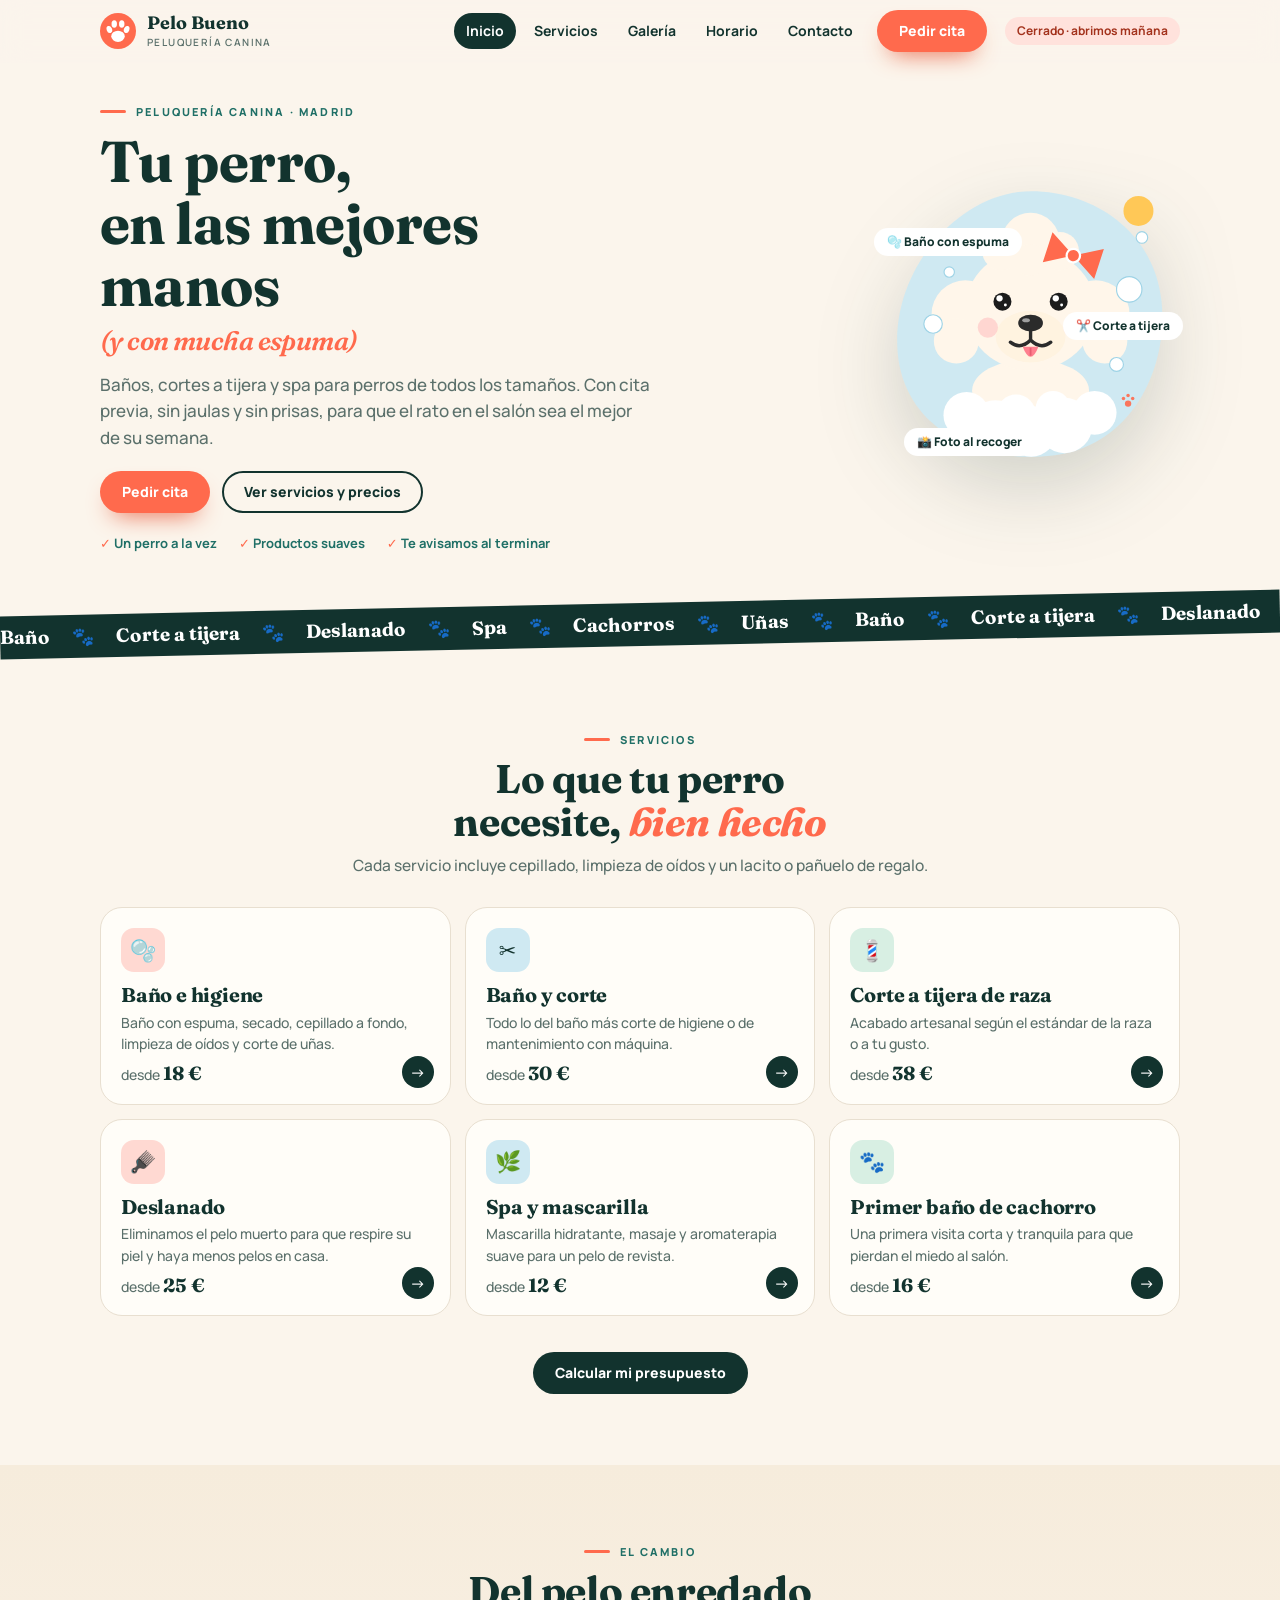
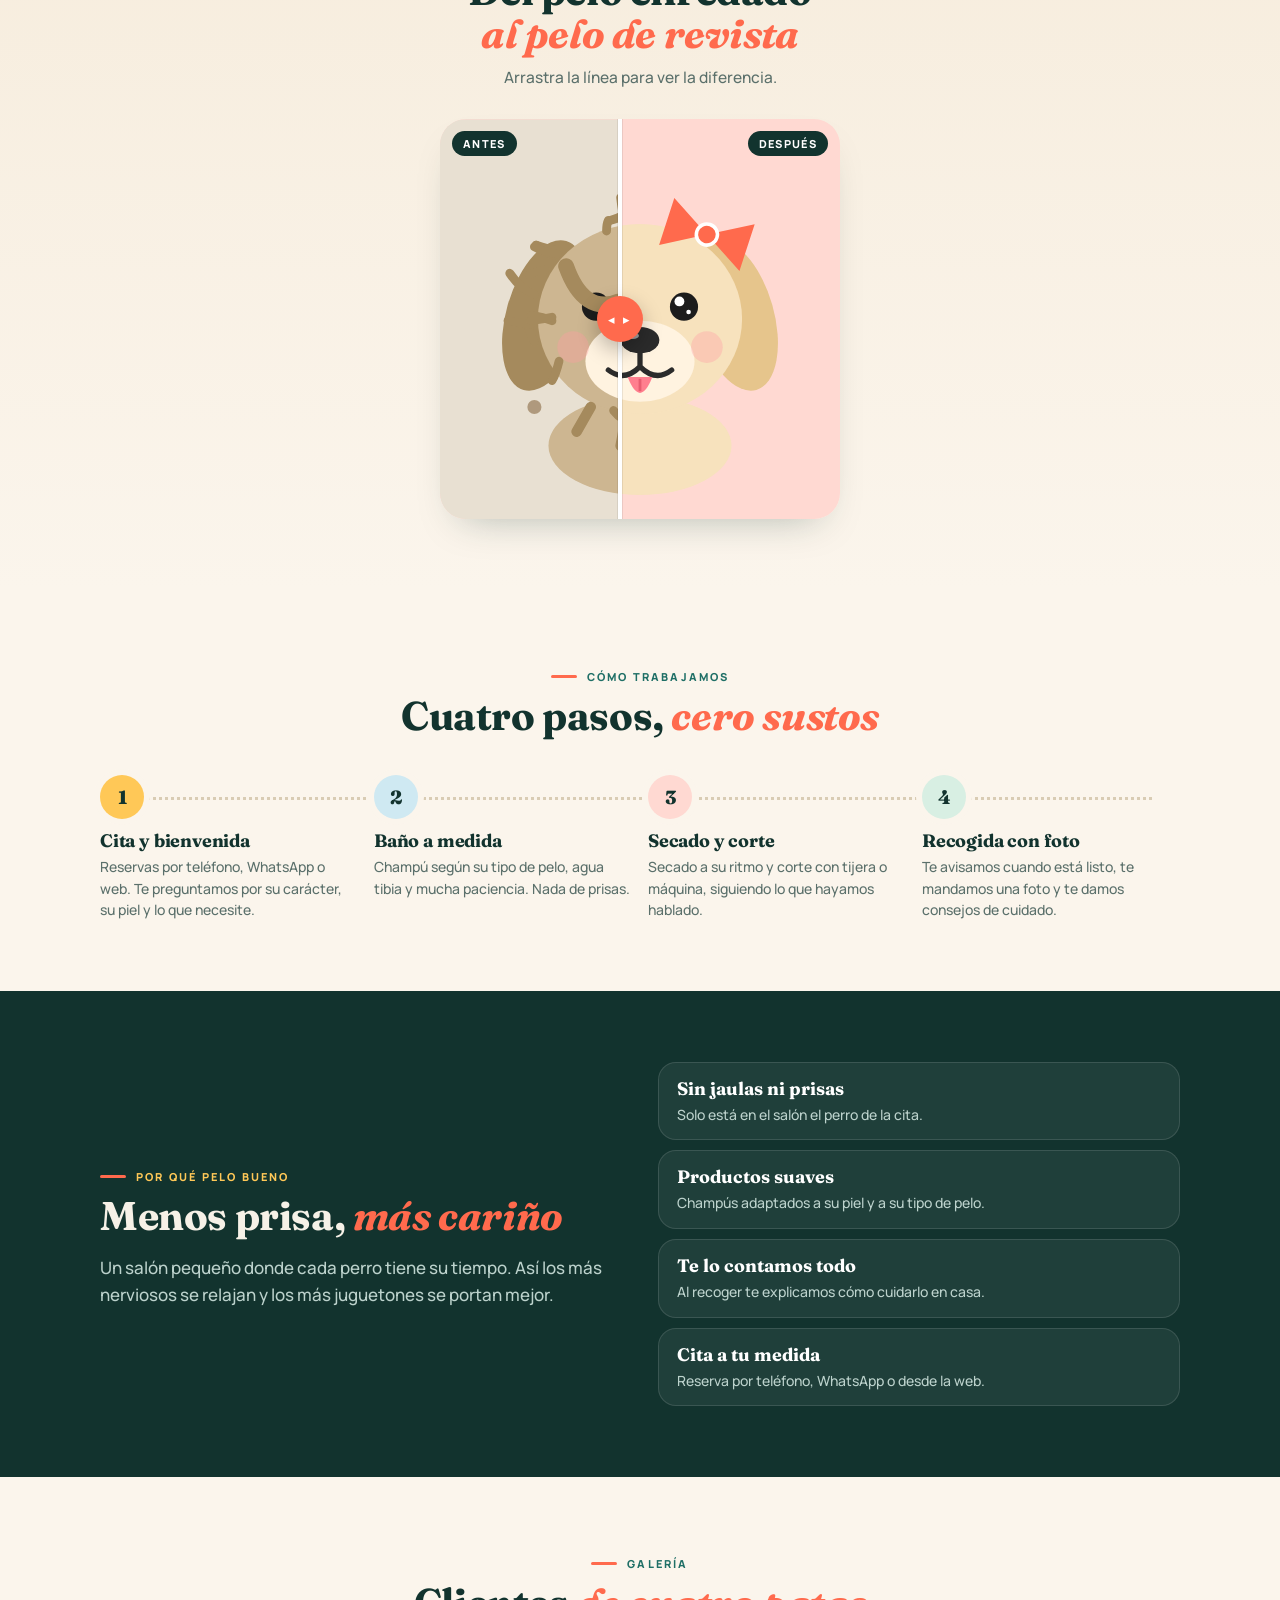
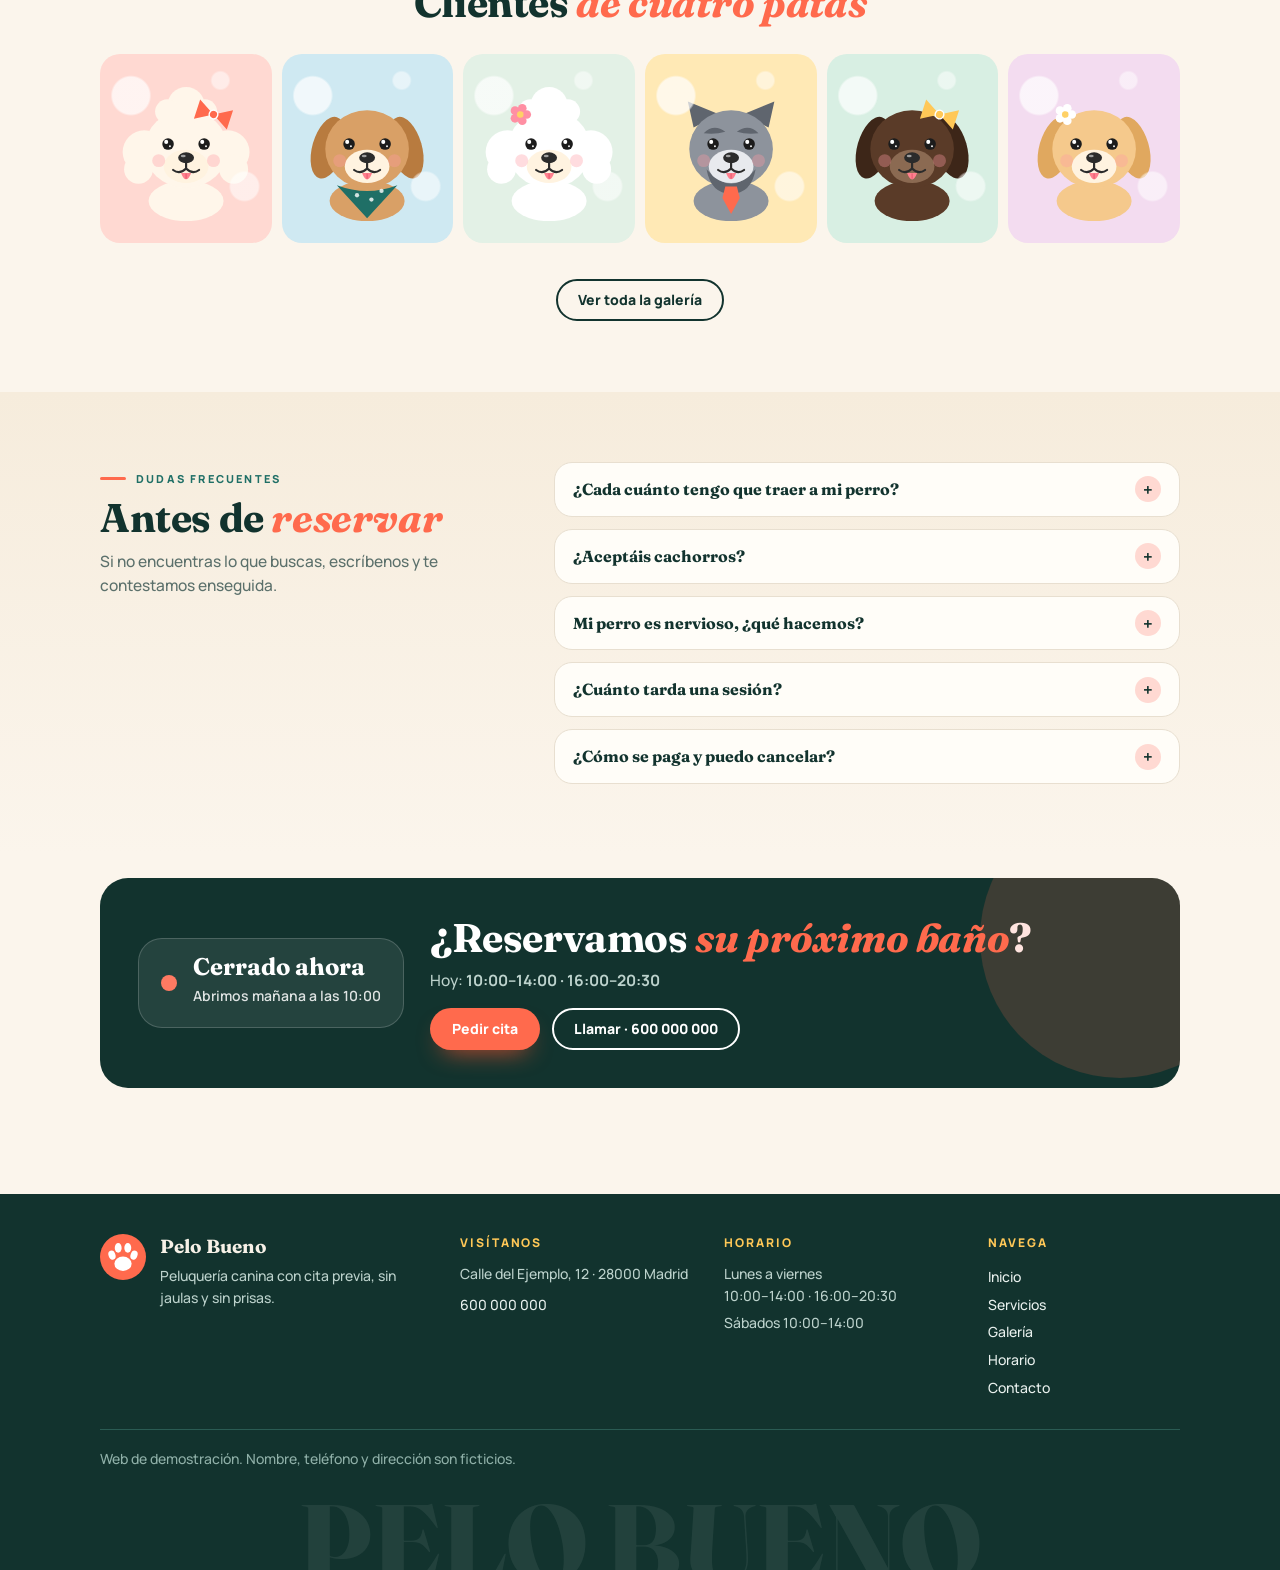
<file: index.html>
<!doctype html>
<html lang="es"><head>
<meta charset="utf-8"><meta name="viewport" content="width=device-width,initial-scale=1">
<title>Pelo Bueno · Peluquería canina en Madrid</title>
<meta name="description" content="Peluquería canina con cita previa: baño, corte a tijera, deslanado y spa para perros de todos los tamaños.">
<meta name="robots" content="noindex">
<meta name="theme-color" content="#fbf5ec">
<link rel="icon" href="favicon.svg" type="image/svg+xml">
<link rel="preconnect" href="https://fonts.googleapis.com"><link rel="preconnect" href="https://fonts.gstatic.com" crossorigin>
<link href="https://fonts.googleapis.com/css2?family=Fraunces:opsz,wght@9..144,500;9..144,700;9..144,800&family=Manrope:wght@400;500;600;700;800&display=swap" rel="stylesheet">
<link rel="stylesheet" href="styles.css?v=1">
</head><body data-page="inicio">
<a class="skip" href="#main">Saltar al contenido</a>
<header class="bar"><div class="wrap bar-in">
<a class="brand" href="index.html" aria-label="Pelo Bueno, inicio"><svg class="logo" viewBox="0 0 48 48" aria-hidden="true"><circle cx="24" cy="24" r="24" fill="#ff6a4d"/><g fill="#fff"><ellipse cx="24" cy="31" rx="9" ry="7.5"/><ellipse cx="12.5" cy="22" rx="3.6" ry="4.8" transform="rotate(-20 12.5 22)"/><ellipse cx="35.5" cy="22" rx="3.6" ry="4.8" transform="rotate(20 35.5 22)"/><ellipse cx="19" cy="14.5" rx="3.6" ry="5"/><ellipse cx="29" cy="14.5" rx="3.6" ry="5"/></g></svg><span>Pelo Bueno<small>peluquería canina</small></span></a>
<nav class="nav" id="nav" aria-label="Principal"><a href="index.html" class=on aria-current=page>Inicio</a><a href="servicios.html">Servicios</a><a href="galeria.html">Galería</a><a href="horario.html">Horario</a><a href="contacto.html">Contacto</a><a class="btn btn-coral nav-cta" href="contacto.html">Pedir cita</a></nav>
<span class="pill" data-open-badge>Cargando…</span>
<button class="menu-toggle" aria-expanded="false" aria-controls="nav" aria-label="Abrir menú"><i></i><i></i><i></i></button>
</div></header>
<div class="progress" aria-hidden="true"></div>
<main id="main">

<section class="hero"><div class="wrap hero-in">
<div class="hero-copy">
<p class="eyebrow reveal">Peluquería canina · Madrid</p>
<h1 class="reveal">Tu perro,<br>en las mejores<br>manos <em>(y con mucha espuma)</em></h1>
<p class="lead reveal">Baños, cortes a tijera y spa para perros de todos los tamaños. Con cita previa, sin jaulas y sin prisas, para que el rato en el salón sea el mejor de su semana.</p>
<div class="cta reveal"><a class="btn btn-coral" href="contacto.html">Pedir cita</a><a class="btn btn-ghost" href="servicios.html">Ver servicios y precios</a></div>
<ul class="mini reveal"><li>Un perro a la vez</li><li>Productos suaves</li><li>Te avisamos al terminar</li></ul>
</div>
<div class="hero-vis"><svg class="hero-art" viewBox="0 0 520 520" role="img" aria-label="Perro con espuma de baño">
<path class="blob" d="M262 30c110 0 214 72 226 190 12 118-52 252-188 268C170 504 36 440 30 300 24 160 140 30 262 30z" fill="#cfe9f2"/>
<circle cx="448" cy="64" r="26" fill="#ffc857" class="float" style="animation-delay:-1s"/>
<g class="par" data-d="14"><g transform="translate(66 40) scale(1.95)"><ellipse cx="100" cy="172" rx="52" ry="28" fill="#fff6ea"/><circle cx="42" cy="104" r="30" fill="#fff6ea"/><circle cx="158" cy="104" r="30" fill="#fff6ea"/><circle cx="34" cy="128" r="20" fill="#fff6ea"/><circle cx="166" cy="128" r="20" fill="#fff6ea"/><ellipse cx="100" cy="100" rx="58" ry="54" fill="#fff6ea"/><circle cx="100" cy="40" r="26" fill="#fff6ea"/><circle cx="74" cy="48" r="17" fill="#fff6ea"/><circle cx="126" cy="48" r="17" fill="#fff6ea"/><circle cx="100" cy="56" r="14" fill="#fff6ea"/><ellipse cx="100" cy="124" rx="31" ry="23" fill="#fff3e0"/><circle cx="62" cy="116" r="9" fill="#ff9aa2" opacity=".35"/><circle cx="138" cy="116" r="9" fill="#ff9aa2" opacity=".35"/><ellipse cx="100" cy="112" rx="11" ry="7.5" fill="#2b2b2b"/><ellipse cx="96" cy="109.5" rx="3.4" ry="1.8" fill="#fff" opacity=".55"/><path d="M100 119 v8 M100 127 q-9 9 -18 2 M100 127 q9 9 18 2" stroke="#2b2b2b" stroke-width="3" fill="none" stroke-linecap="round"/><path d="M93 133 q7 18 14 0 z" fill="#ff7f8e"/><path d="M100 134 v7" stroke="#e85d70" stroke-width="1.6"/><g class="eye"><circle cx="75" cy="93" r="8" fill="#1c1c1c"/><circle cx="72.4" cy="90" r="2.8" fill="#fff"/><circle cx="77.6" cy="96" r="1.3" fill="#fff"/></g><g class="eye"><circle cx="125" cy="93" r="8" fill="#1c1c1c"/><circle cx="122.4" cy="90" r="2.8" fill="#fff"/><circle cx="127.6" cy="96" r="1.3" fill="#fff"/></g><g transform="translate(138 52) rotate(18)"><path d="M0 0 L-24 -14 L-24 14 Z M0 0 L24 -14 L24 14 Z" fill="#ff6a4d"/><circle r="6" fill="#ff6a4d" stroke="#fff" stroke-width="2"/></g></g></g>
<g class="foam" fill="#fff"><circle cx="150" cy="418" r="40"/><circle cx="200" cy="440" r="48"/><circle cx="262" cy="446" r="44"/><circle cx="320" cy="436" r="48"/><circle cx="372" cy="414" r="38"/><circle cx="236" cy="416" r="34"/><circle cx="300" cy="406" r="30"/></g>
<g class="bubs" fill="#fff" stroke="#9ed3e6" stroke-width="2"><circle class="bub" cx="92" cy="260" r="16"/><circle class="bub b2" cx="432" cy="200" r="22"/><circle class="bub b3" cx="410" cy="330" r="12"/><circle class="bub b4" cx="120" cy="170" r="9"/><circle class="bub b5" cx="454" cy="110" r="10"/></g>
<g fill="#ff6a4d" opacity=".9"><g class="float" transform="translate(430 392)"><circle r="5.5" cx="0" cy="6"/><circle r="3" cx="-8" cy="-3"/><circle r="3" cx="0" cy="-8"/><circle r="3" cx="8" cy="-3"/></g></g>
</svg><span class="chip c1">🫧 Baño con espuma</span><span class="chip c2">✂️ Corte a tijera</span><span class="chip c3">📸 Foto al recoger</span></div>
</div></section>

<div class="marquee" aria-hidden="true"><div class="mq"><span>Baño</span><i>🐾</i><span>Corte a tijera</span><i>🐾</i><span>Deslanado</span><i>🐾</i><span>Spa</span><i>🐾</i><span>Cachorros</span><i>🐾</i><span>Uñas</span><i>🐾</i><span>Baño</span><i>🐾</i><span>Corte a tijera</span><i>🐾</i><span>Deslanado</span><i>🐾</i><span>Spa</span><i>🐾</i><span>Cachorros</span><i>🐾</i><span>Uñas</span><i>🐾</i><span>Baño</span><i>🐾</i><span>Corte a tijera</span><i>🐾</i><span>Deslanado</span><i>🐾</i><span>Spa</span><i>🐾</i><span>Cachorros</span><i>🐾</i><span>Uñas</span><i>🐾</i><span>Baño</span><i>🐾</i><span>Corte a tijera</span><i>🐾</i><span>Deslanado</span><i>🐾</i><span>Spa</span><i>🐾</i><span>Cachorros</span><i>🐾</i><span>Uñas</span><i>🐾</i></div></div>

<section class="sec"><div class="wrap">
<header class="sec-h reveal"><p class="eyebrow">Servicios</p><h2>Lo que tu perro necesite, <em>bien hecho</em></h2><p>Cada servicio incluye cepillado, limpieza de oídos y un lacito o pañuelo de regalo.</p></header>
<div class="svc-grid"><a class="svc reveal tilt" href="servicios.html#bano"><span class="ic">🫧</span><h3>Baño e higiene</h3><p>Baño con espuma, secado, cepillado a fondo, limpieza de oídos y corte de uñas.</p><span class="from">desde <b>18 €</b></span><span class="go" aria-hidden="true">→</span></a><a class="svc reveal tilt" href="servicios.html#corte"><span class="ic">✂️</span><h3>Baño y corte</h3><p>Todo lo del baño más corte de higiene o de mantenimiento con máquina.</p><span class="from">desde <b>30 €</b></span><span class="go" aria-hidden="true">→</span></a><a class="svc reveal tilt" href="servicios.html#tijera"><span class="ic">💈</span><h3>Corte a tijera de raza</h3><p>Acabado artesanal según el estándar de la raza o a tu gusto.</p><span class="from">desde <b>38 €</b></span><span class="go" aria-hidden="true">→</span></a><a class="svc reveal tilt" href="servicios.html#deslanado"><span class="ic">🪮</span><h3>Deslanado</h3><p>Eliminamos el pelo muerto para que respire su piel y haya menos pelos en casa.</p><span class="from">desde <b>25 €</b></span><span class="go" aria-hidden="true">→</span></a><a class="svc reveal tilt" href="servicios.html#spa"><span class="ic">🌿</span><h3>Spa y mascarilla</h3><p>Mascarilla hidratante, masaje y aromaterapia suave para un pelo de revista.</p><span class="from">desde <b>12 €</b></span><span class="go" aria-hidden="true">→</span></a><a class="svc reveal tilt" href="servicios.html#cachorros"><span class="ic">🐾</span><h3>Primer baño de cachorro</h3><p>Una primera visita corta y tranquila para que pierdan el miedo al salón.</p><span class="from">desde <b>16 €</b></span><span class="go" aria-hidden="true">→</span></a></div>
<p class="center reveal"><a class="btn btn-ink" href="servicios.html">Calcular mi presupuesto</a></p>
</div></section>

<section class="sec soft"><div class="wrap">
<header class="sec-h reveal"><p class="eyebrow">El cambio</p><h2>Del pelo enredado <em>al pelo de revista</em></h2><p>Arrastra la línea para ver la diferencia.</p></header>
<div class="ba reveal" data-ba>
<div class="ba-img after" style="--bg:#ffd9d2"><svg class="dog " viewBox="0 0 200 200" role="img" aria-label="Perro después del servicio"><ellipse cx="100" cy="172" rx="52" ry="28" fill="#f7e2bd"/><ellipse cx="46" cy="98" rx="22" ry="44" transform="rotate(16 46 98)" fill="#e6c58c"/><ellipse cx="154" cy="98" rx="22" ry="44" transform="rotate(-16 154 98)" fill="#e6c58c"/><ellipse cx="100" cy="100" rx="58" ry="54" fill="#f7e2bd"/><ellipse cx="100" cy="124" rx="31" ry="23" fill="#fff3e0"/><circle cx="62" cy="116" r="9" fill="#ff9aa2" opacity=".35"/><circle cx="138" cy="116" r="9" fill="#ff9aa2" opacity=".35"/><ellipse cx="100" cy="112" rx="11" ry="7.5" fill="#2b2b2b"/><ellipse cx="96" cy="109.5" rx="3.4" ry="1.8" fill="#fff" opacity=".55"/><path d="M100 119 v8 M100 127 q-9 9 -18 2 M100 127 q9 9 18 2" stroke="#2b2b2b" stroke-width="3" fill="none" stroke-linecap="round"/><path d="M93 133 q7 18 14 0 z" fill="#ff7f8e"/><path d="M100 134 v7" stroke="#e85d70" stroke-width="1.6"/><g class="eye"><circle cx="75" cy="93" r="8" fill="#1c1c1c"/><circle cx="72.4" cy="90" r="2.8" fill="#fff"/><circle cx="77.6" cy="96" r="1.3" fill="#fff"/></g><g class="eye"><circle cx="125" cy="93" r="8" fill="#1c1c1c"/><circle cx="122.4" cy="90" r="2.8" fill="#fff"/><circle cx="127.6" cy="96" r="1.3" fill="#fff"/></g><g transform="translate(138 52) rotate(18)"><path d="M0 0 L-24 -14 L-24 14 Z M0 0 L24 -14 L24 14 Z" fill="#ff6a4d"/><circle r="6" fill="#ff6a4d" stroke="#fff" stroke-width="2"/></g></svg><span class="ba-tag">Después</span></div>
<div class="ba-img before" style="--bg:#e8e0d2"><svg class="dog " viewBox="0 0 200 200" role="img" aria-label="Perro antes del servicio"><ellipse cx="100" cy="172" rx="52" ry="28" fill="#cdb691"/><ellipse cx="46" cy="98" rx="22" ry="44" transform="rotate(16 46 98)" fill="#a58a5d"/><ellipse cx="154" cy="98" rx="22" ry="44" transform="rotate(-16 154 98)" fill="#a58a5d"/><ellipse cx="100" cy="100" rx="58" ry="54" fill="#cdb691"/><ellipse cx="100" cy="124" rx="31" ry="23" fill="#fff3e0"/><circle cx="62" cy="116" r="9" fill="#ff9aa2" opacity=".35"/><circle cx="138" cy="116" r="9" fill="#ff9aa2" opacity=".35"/><ellipse cx="100" cy="112" rx="11" ry="7.5" fill="#2b2b2b"/><ellipse cx="96" cy="109.5" rx="3.4" ry="1.8" fill="#fff" opacity=".55"/><path d="M100 119 v8 M100 127 q-9 9 -18 2 M100 127 q9 9 18 2" stroke="#2b2b2b" stroke-width="3" fill="none" stroke-linecap="round"/><g class="eye"><circle cx="75" cy="93" r="8" fill="#1c1c1c"/><circle cx="72.4" cy="90" r="2.8" fill="#fff"/><circle cx="77.6" cy="96" r="1.3" fill="#fff"/></g><g class="eye"><circle cx="125" cy="93" r="8" fill="#1c1c1c"/><circle cx="122.4" cy="90" r="2.8" fill="#fff"/><circle cx="127.6" cy="96" r="1.3" fill="#fff"/></g><path d="M40 113 q-2 -3 -4 -10" stroke="#a58a5d" stroke-width="5" stroke-linecap="round" fill="none"/><path d="M141 57 q-8 0 -14 0" stroke="#a58a5d" stroke-width="5" stroke-linecap="round" fill="none"/><path d="M150 65 q-7 0 -12 2" stroke="#a58a5d" stroke-width="5" stroke-linecap="round" fill="none"/><path d="M54 61 q-8 -1 -13 -3" stroke="#a58a5d" stroke-width="5" stroke-linecap="round" fill="none"/><path d="M82 44 q-1 2 -1 6" stroke="#a58a5d" stroke-width="5" stroke-linecap="round" fill="none"/><path d="M134 148 q-4 -3 -7 -11" stroke="#a58a5d" stroke-width="5" stroke-linecap="round" fill="none"/><path d="M38 98 q7 1 12 3" stroke="#a58a5d" stroke-width="5" stroke-linecap="round" fill="none"/><path d="M109 43 q-2 2 -3 7" stroke="#a58a5d" stroke-width="5" stroke-linecap="round" fill="none"/><path d="M150 135 q-4 1 -6 5" stroke="#a58a5d" stroke-width="5" stroke-linecap="round" fill="none"/><path d="M91 43 q-1 -3 -2 -12" stroke="#a58a5d" stroke-width="5" stroke-linecap="round" fill="none"/><path d="M93 158 q-5 -2 -8 -6" stroke="#a58a5d" stroke-width="5" stroke-linecap="round" fill="none"/><path d="M123 46 q-5 3 -8 11" stroke="#a58a5d" stroke-width="5" stroke-linecap="round" fill="none"/><path d="M145 60 q-7 -1 -12 -3" stroke="#a58a5d" stroke-width="5" stroke-linecap="round" fill="none"/><path d="M38 103 q-8 -1 -13 -2" stroke="#a58a5d" stroke-width="5" stroke-linecap="round" fill="none"/><path d="M152 68 q-7 1 -11 3" stroke="#a58a5d" stroke-width="5" stroke-linecap="round" fill="none"/><path d="M145 140 q1 3 2 11" stroke="#a58a5d" stroke-width="5" stroke-linecap="round" fill="none"/><path d="M118 155 q-8 -3 -14 -12" stroke="#a58a5d" stroke-width="5" stroke-linecap="round" fill="none"/><path d="M40 86 q-8 -3 -14 -12" stroke="#a58a5d" stroke-width="5" stroke-linecap="round" fill="none"/><path d="M38 101 q7 -1 12 -2" stroke="#a58a5d" stroke-width="5" stroke-linecap="round" fill="none"/><path d="M50 135 q2 -3 4 -11" stroke="#a58a5d" stroke-width="5" stroke-linecap="round" fill="none"/><path d="M46 72 q-6 1 -9 3" stroke="#a58a5d" stroke-width="5" stroke-linecap="round" fill="none"/><path d="M160 85 q-7 0 -12 2" stroke="#a58a5d" stroke-width="5" stroke-linecap="round" fill="none"/><path d="M51 64 q-6 -2 -10 -6" stroke="#a58a5d" stroke-width="5" stroke-linecap="round" fill="none"/><path d="M162 98 q8 -3 14 -11" stroke="#a58a5d" stroke-width="5" stroke-linecap="round" fill="none"/><path d="M83 44 q8 -2 13 -7" stroke="#a58a5d" stroke-width="5" stroke-linecap="round" fill="none"/><path d="M53 63 q-8 -1 -13 -4" stroke="#a58a5d" stroke-width="5" stroke-linecap="round" fill="none"/><path d="M58 70 q10 28 30 20 M142 70 q-10 28 -30 20" stroke="#a58a5d" stroke-width="9" stroke-linecap="round" fill="none"/><path d="M72 150 l-8 14 M92 156 l-3 16 M112 156 l4 16 M130 150 l9 14" stroke="#a58a5d" stroke-width="6" stroke-linecap="round"/><circle cx="40" cy="150" r="4" fill="#8a6b45" opacity=".6"/><circle cx="162" cy="146" r="3" fill="#8a6b45" opacity=".6"/></svg><span class="ba-tag">Antes</span></div>
<button class="ba-handle" aria-label="Deslizar para comparar" role="slider" aria-valuemin="0" aria-valuemax="100" aria-valuenow="50"><span></span></button>
</div>
</div></section>

<section class="sec"><div class="wrap">
<header class="sec-h reveal"><p class="eyebrow">Cómo trabajamos</p><h2>Cuatro pasos, <em>cero sustos</em></h2></header>
<ol class="steps"><li class="step reveal"><span class="n">1</span><h3>Cita y bienvenida</h3><p>Reservas por teléfono, WhatsApp o web. Te preguntamos por su carácter, su piel y lo que necesite.</p></li><li class="step reveal"><span class="n">2</span><h3>Baño a medida</h3><p>Champú según su tipo de pelo, agua tibia y mucha paciencia. Nada de prisas.</p></li><li class="step reveal"><span class="n">3</span><h3>Secado y corte</h3><p>Secado a su ritmo y corte con tijera o máquina, siguiendo lo que hayamos hablado.</p></li><li class="step reveal"><span class="n">4</span><h3>Recogida con foto</h3><p>Te avisamos cuando está listo, te mandamos una foto y te damos consejos de cuidado.</p></li></ol>
</div></section>

<section class="sec dark why"><div class="wrap why-in">
<div class="reveal"><p class="eyebrow">Por qué Pelo Bueno</p><h2>Menos prisa, <em>más cariño</em></h2>
<p class="lead">Un salón pequeño donde cada perro tiene su tiempo. Así los más nerviosos se relajan y los más juguetones se portan mejor.</p></div>
<ul class="why-list">
<li class="reveal"><b>Sin jaulas ni prisas</b><span>Solo está en el salón el perro de la cita.</span></li>
<li class="reveal"><b>Productos suaves</b><span>Champús adaptados a su piel y a su tipo de pelo.</span></li>
<li class="reveal"><b>Te lo contamos todo</b><span>Al recoger te explicamos cómo cuidarlo en casa.</span></li>
<li class="reveal"><b>Cita a tu medida</b><span>Reserva por teléfono, WhatsApp o desde la web.</span></li>
</ul></div></section>

<section class="sec"><div class="wrap">
<header class="sec-h reveal"><p class="eyebrow">Galería</p><h2>Clientes <em>de cuatro patas</em></h2></header>
<div class="strip"><button class="tile reveal" data-f="corte" data-i="0" style="--bg:#ffd9d2" aria-label="Ver foto de Lola"><span class="deco"></span><svg class="dog " viewBox="0 0 200 200" role="img" aria-label="Dibujo de Lola"><ellipse cx="100" cy="172" rx="52" ry="28" fill="#fff6ea"/><circle cx="42" cy="104" r="30" fill="#fff6ea"/><circle cx="158" cy="104" r="30" fill="#fff6ea"/><circle cx="34" cy="128" r="20" fill="#fff6ea"/><circle cx="166" cy="128" r="20" fill="#fff6ea"/><ellipse cx="100" cy="100" rx="58" ry="54" fill="#fff6ea"/><circle cx="100" cy="40" r="26" fill="#fff6ea"/><circle cx="74" cy="48" r="17" fill="#fff6ea"/><circle cx="126" cy="48" r="17" fill="#fff6ea"/><circle cx="100" cy="56" r="14" fill="#fff6ea"/><ellipse cx="100" cy="124" rx="31" ry="23" fill="#fff3e0"/><circle cx="62" cy="116" r="9" fill="#ff9aa2" opacity=".35"/><circle cx="138" cy="116" r="9" fill="#ff9aa2" opacity=".35"/><ellipse cx="100" cy="112" rx="11" ry="7.5" fill="#2b2b2b"/><ellipse cx="96" cy="109.5" rx="3.4" ry="1.8" fill="#fff" opacity=".55"/><path d="M100 119 v8 M100 127 q-9 9 -18 2 M100 127 q9 9 18 2" stroke="#2b2b2b" stroke-width="3" fill="none" stroke-linecap="round"/><path d="M93 133 q7 18 14 0 z" fill="#ff7f8e"/><path d="M100 134 v7" stroke="#e85d70" stroke-width="1.6"/><g class="eye"><circle cx="75" cy="93" r="8" fill="#1c1c1c"/><circle cx="72.4" cy="90" r="2.8" fill="#fff"/><circle cx="77.6" cy="96" r="1.3" fill="#fff"/></g><g class="eye"><circle cx="125" cy="93" r="8" fill="#1c1c1c"/><circle cx="122.4" cy="90" r="2.8" fill="#fff"/><circle cx="127.6" cy="96" r="1.3" fill="#fff"/></g><g transform="translate(138 52) rotate(18)"><path d="M0 0 L-24 -14 L-24 14 Z M0 0 L24 -14 L24 14 Z" fill="#ff6a4d"/><circle r="6" fill="#ff6a4d" stroke="#fff" stroke-width="2"/></g></svg><span class="cap"><b>Lola</b><i>Baño y corte</i></span></button><button class="tile reveal" data-f="bano" data-i="1" style="--bg:#cfe9f2" aria-label="Ver foto de Toby"><span class="deco"></span><svg class="dog " viewBox="0 0 200 200" role="img" aria-label="Dibujo de Toby"><ellipse cx="100" cy="172" rx="52" ry="28" fill="#d9a066"/><ellipse cx="46" cy="98" rx="22" ry="44" transform="rotate(16 46 98)" fill="#b87b3f"/><ellipse cx="154" cy="98" rx="22" ry="44" transform="rotate(-16 154 98)" fill="#b87b3f"/><ellipse cx="100" cy="100" rx="58" ry="54" fill="#d9a066"/><ellipse cx="100" cy="124" rx="31" ry="23" fill="#fff3e0"/><circle cx="62" cy="116" r="9" fill="#ff9aa2" opacity=".35"/><circle cx="138" cy="116" r="9" fill="#ff9aa2" opacity=".35"/><ellipse cx="100" cy="112" rx="11" ry="7.5" fill="#2b2b2b"/><ellipse cx="96" cy="109.5" rx="3.4" ry="1.8" fill="#fff" opacity=".55"/><path d="M100 119 v8 M100 127 q-9 9 -18 2 M100 127 q9 9 18 2" stroke="#2b2b2b" stroke-width="3" fill="none" stroke-linecap="round"/><path d="M93 133 q7 18 14 0 z" fill="#ff7f8e"/><path d="M100 134 v7" stroke="#e85d70" stroke-width="1.6"/><g class="eye"><circle cx="75" cy="93" r="8" fill="#1c1c1c"/><circle cx="72.4" cy="90" r="2.8" fill="#fff"/><circle cx="77.6" cy="96" r="1.3" fill="#fff"/></g><g class="eye"><circle cx="125" cy="93" r="8" fill="#1c1c1c"/><circle cx="122.4" cy="90" r="2.8" fill="#fff"/><circle cx="127.6" cy="96" r="1.3" fill="#fff"/></g><path d="M58 150 Q100 166 142 150 L100 196 Z" fill="#1f6f66"/><circle cx="86" cy="164" r="3" fill="#fff" opacity=".8"/><circle cx="106" cy="170" r="3" fill="#fff" opacity=".8"/><circle cx="120" cy="158" r="3" fill="#fff" opacity=".8"/></svg><span class="cap"><b>Toby</b><i>Baño e higiene</i></span></button><button class="tile reveal" data-f="spa" data-i="2" style="--bg:#e3f1e6" aria-label="Ver foto de Nube"><span class="deco"></span><svg class="dog " viewBox="0 0 200 200" role="img" aria-label="Dibujo de Nube"><ellipse cx="100" cy="172" rx="52" ry="28" fill="#ffffff"/><circle cx="42" cy="104" r="30" fill="#ffffff"/><circle cx="158" cy="104" r="30" fill="#ffffff"/><circle cx="34" cy="128" r="20" fill="#ffffff"/><circle cx="166" cy="128" r="20" fill="#ffffff"/><ellipse cx="100" cy="100" rx="58" ry="54" fill="#ffffff"/><circle cx="100" cy="40" r="26" fill="#ffffff"/><circle cx="74" cy="48" r="17" fill="#ffffff"/><circle cx="126" cy="48" r="17" fill="#ffffff"/><circle cx="100" cy="56" r="14" fill="#ffffff"/><ellipse cx="100" cy="124" rx="31" ry="23" fill="#fff3e0"/><circle cx="62" cy="116" r="9" fill="#ff9aa2" opacity=".35"/><circle cx="138" cy="116" r="9" fill="#ff9aa2" opacity=".35"/><ellipse cx="100" cy="112" rx="11" ry="7.5" fill="#2b2b2b"/><ellipse cx="96" cy="109.5" rx="3.4" ry="1.8" fill="#fff" opacity=".55"/><path d="M100 119 v8 M100 127 q-9 9 -18 2 M100 127 q9 9 18 2" stroke="#2b2b2b" stroke-width="3" fill="none" stroke-linecap="round"/><path d="M93 133 q7 18 14 0 z" fill="#ff7f8e"/><path d="M100 134 v7" stroke="#e85d70" stroke-width="1.6"/><g class="eye"><circle cx="75" cy="93" r="8" fill="#1c1c1c"/><circle cx="72.4" cy="90" r="2.8" fill="#fff"/><circle cx="77.6" cy="96" r="1.3" fill="#fff"/></g><g class="eye"><circle cx="125" cy="93" r="8" fill="#1c1c1c"/><circle cx="122.4" cy="90" r="2.8" fill="#fff"/><circle cx="127.6" cy="96" r="1.3" fill="#fff"/></g><g transform="translate(60 52)"><circle r="5" fill="#ffd166"/><circle cx="9.0" cy="0.0" r="6" fill="#ff8fa3"/><circle cx="2.8" cy="8.6" r="6" fill="#ff8fa3"/><circle cx="-7.3" cy="5.3" r="6" fill="#ff8fa3"/><circle cx="-7.3" cy="-5.3" r="6" fill="#ff8fa3"/><circle cx="2.8" cy="-8.6" r="6" fill="#ff8fa3"/><circle r="4.5" fill="#ffd166"/></g></svg><span class="cap"><b>Nube</b><i>Spa y mascarilla</i></span></button><button class="tile reveal" data-f="corte" data-i="3" style="--bg:#ffe9b5" aria-label="Ver foto de Max"><span class="deco"></span><svg class="dog " viewBox="0 0 200 200" role="img" aria-label="Dibujo de Max"><ellipse cx="100" cy="172" rx="52" ry="28" fill="#8d939c"/><path d="M48 70 L40 34 L84 52 Z" fill="#5f656e"/><path d="M152 70 L160 34 L116 52 Z" fill="#5f656e"/><ellipse cx="100" cy="100" rx="58" ry="54" fill="#8d939c"/><path d="M62 78 q14 -14 30 -2 q-14 4 -30 2z M138 78 q-14 -14 -30 -2 q14 4 30 2z" fill="#5f656e"/><path d="M66 128 q34 40 68 0 q-6 34 -34 34 q-28 0 -34 -34z" fill="#5f656e"/><ellipse cx="100" cy="124" rx="31" ry="23" fill="#e8eaee"/><circle cx="62" cy="116" r="9" fill="#ff9aa2" opacity=".35"/><circle cx="138" cy="116" r="9" fill="#ff9aa2" opacity=".35"/><ellipse cx="100" cy="112" rx="11" ry="7.5" fill="#2b2b2b"/><ellipse cx="96" cy="109.5" rx="3.4" ry="1.8" fill="#fff" opacity=".55"/><path d="M100 119 v8 M100 127 q-9 9 -18 2 M100 127 q9 9 18 2" stroke="#2b2b2b" stroke-width="3" fill="none" stroke-linecap="round"/><path d="M93 133 q7 18 14 0 z" fill="#ff7f8e"/><path d="M100 134 v7" stroke="#e85d70" stroke-width="1.6"/><g class="eye"><circle cx="75" cy="93" r="8" fill="#1c1c1c"/><circle cx="72.4" cy="90" r="2.8" fill="#fff"/><circle cx="77.6" cy="96" r="1.3" fill="#fff"/></g><g class="eye"><circle cx="125" cy="93" r="8" fill="#1c1c1c"/><circle cx="122.4" cy="90" r="2.8" fill="#fff"/><circle cx="127.6" cy="96" r="1.3" fill="#fff"/></g><path d="M92 152 L108 152 L112 168 L100 190 L88 168 Z" fill="#ff6a4d"/></svg><span class="cap"><b>Max</b><i>Corte a tijera</i></span></button><button class="tile reveal" data-f="bano" data-i="4" style="--bg:#d8efe3" aria-label="Ver foto de Coco"><span class="deco"></span><svg class="dog " viewBox="0 0 200 200" role="img" aria-label="Dibujo de Coco"><ellipse cx="100" cy="172" rx="52" ry="28" fill="#5a3b28"/><ellipse cx="46" cy="98" rx="22" ry="44" transform="rotate(16 46 98)" fill="#3d2618"/><ellipse cx="154" cy="98" rx="22" ry="44" transform="rotate(-16 154 98)" fill="#3d2618"/><ellipse cx="100" cy="100" rx="58" ry="54" fill="#5a3b28"/><ellipse cx="100" cy="124" rx="31" ry="23" fill="#8b6a52"/><circle cx="62" cy="116" r="9" fill="#ff9aa2" opacity=".35"/><circle cx="138" cy="116" r="9" fill="#ff9aa2" opacity=".35"/><ellipse cx="100" cy="112" rx="11" ry="7.5" fill="#2b2b2b"/><ellipse cx="96" cy="109.5" rx="3.4" ry="1.8" fill="#fff" opacity=".55"/><path d="M100 119 v8 M100 127 q-9 9 -18 2 M100 127 q9 9 18 2" stroke="#2b2b2b" stroke-width="3" fill="none" stroke-linecap="round"/><path d="M93 133 q7 18 14 0 z" fill="#ff7f8e"/><path d="M100 134 v7" stroke="#e85d70" stroke-width="1.6"/><g class="eye"><circle cx="75" cy="93" r="8" fill="#1c1c1c"/><circle cx="72.4" cy="90" r="2.8" fill="#fff"/><circle cx="77.6" cy="96" r="1.3" fill="#fff"/></g><g class="eye"><circle cx="125" cy="93" r="8" fill="#1c1c1c"/><circle cx="122.4" cy="90" r="2.8" fill="#fff"/><circle cx="127.6" cy="96" r="1.3" fill="#fff"/></g><g transform="translate(138 52) rotate(18)"><path d="M0 0 L-24 -14 L-24 14 Z M0 0 L24 -14 L24 14 Z" fill="#ffc857"/><circle r="6" fill="#ffc857" stroke="#fff" stroke-width="2"/></g></svg><span class="cap"><b>Coco</b><i>Baño e higiene</i></span></button><button class="tile reveal" data-f="spa" data-i="5" style="--bg:#f3dcf0" aria-label="Ver foto de Mía"><span class="deco"></span><svg class="dog " viewBox="0 0 200 200" role="img" aria-label="Dibujo de Mía"><ellipse cx="100" cy="172" rx="52" ry="28" fill="#f5c98c"/><ellipse cx="46" cy="98" rx="22" ry="44" transform="rotate(16 46 98)" fill="#e0a85f"/><ellipse cx="154" cy="98" rx="22" ry="44" transform="rotate(-16 154 98)" fill="#e0a85f"/><ellipse cx="100" cy="100" rx="58" ry="54" fill="#f5c98c"/><ellipse cx="100" cy="124" rx="31" ry="23" fill="#fff3e0"/><circle cx="62" cy="116" r="9" fill="#ff9aa2" opacity=".35"/><circle cx="138" cy="116" r="9" fill="#ff9aa2" opacity=".35"/><ellipse cx="100" cy="112" rx="11" ry="7.5" fill="#2b2b2b"/><ellipse cx="96" cy="109.5" rx="3.4" ry="1.8" fill="#fff" opacity=".55"/><path d="M100 119 v8 M100 127 q-9 9 -18 2 M100 127 q9 9 18 2" stroke="#2b2b2b" stroke-width="3" fill="none" stroke-linecap="round"/><path d="M93 133 q7 18 14 0 z" fill="#ff7f8e"/><path d="M100 134 v7" stroke="#e85d70" stroke-width="1.6"/><g class="eye"><circle cx="75" cy="93" r="8" fill="#1c1c1c"/><circle cx="72.4" cy="90" r="2.8" fill="#fff"/><circle cx="77.6" cy="96" r="1.3" fill="#fff"/></g><g class="eye"><circle cx="125" cy="93" r="8" fill="#1c1c1c"/><circle cx="122.4" cy="90" r="2.8" fill="#fff"/><circle cx="127.6" cy="96" r="1.3" fill="#fff"/></g><g transform="translate(60 52)"><circle r="5" fill="#ffd166"/><circle cx="9.0" cy="0.0" r="6" fill="#ffffff"/><circle cx="2.8" cy="8.6" r="6" fill="#ffffff"/><circle cx="-7.3" cy="5.3" r="6" fill="#ffffff"/><circle cx="-7.3" cy="-5.3" r="6" fill="#ffffff"/><circle cx="2.8" cy="-8.6" r="6" fill="#ffffff"/><circle r="4.5" fill="#ffd166"/></g></svg><span class="cap"><b>Mía</b><i>Spa y mascarilla</i></span></button></div>
<p class="center reveal"><a class="btn btn-ghost" href="galeria.html">Ver toda la galería</a></p>
</div></section>

<section class="sec soft"><div class="wrap faq-wrap">
<header class="sec-h reveal left"><p class="eyebrow">Dudas frecuentes</p><h2>Antes de <em>reservar</em></h2><p>Si no encuentras lo que buscas, escríbenos y te contestamos enseguida.</p></header>
<div class="faq"><details class="reveal"><summary>¿Cada cuánto tengo que traer a mi perro?</summary><p>Depende del pelo. Como orientación, cada 4–6 semanas para razas de pelo largo o rizado y cada 2–3 meses para pelo corto. Te lo afinamos en la primera visita.</p></details><details class="reveal"><summary>¿Aceptáis cachorros?</summary><p>Sí, a partir de que tengan puestas las primeras vacunas. Hacemos un primer baño corto y tranquilo para que pierdan el miedo.</p></details><details class="reveal"><summary>Mi perro es nervioso, ¿qué hacemos?</summary><p>Trabajamos con un solo perro a la vez, sin jaulas, y paramos las veces que haga falta. Cuéntanoslo al pedir la cita y reservamos más tiempo.</p></details><details class="reveal"><summary>¿Cuánto tarda una sesión?</summary><p>Entre 1 y 3 horas según tamaño, pelo y servicio. Al reservar te damos una hora estimada de recogida y te avisamos cuando está listo.</p></details><details class="reveal"><summary>¿Cómo se paga y puedo cancelar?</summary><p>Se paga al recoger, en efectivo o con tarjeta. Puedes cambiar o cancelar la cita avisando con 24 horas.</p></details></div>
</div></section>

<section class="sec status-sec"><div class="wrap status reveal">
<div class="door" data-door><span class="dot"></span><div><b data-door-title>Cargando…</b><small data-door-sub></small><em data-door-extra></em></div></div>
<div class="status-cta"><h2>¿Reservamos <em>su próximo baño</em>?</h2><p>Hoy: <b data-today>—</b></p><div class="cta"><a class="btn btn-coral" href="contacto.html">Pedir cita</a><a class="btn btn-ghost" href="tel:+34600000000">Llamar · 600 000 000</a></div></div>
</div></section>
</main>
<footer class="foot dark"><div class="wrap">
<div class="foot-top">
<div class="foot-brand"><svg class="logo" viewBox="0 0 48 48" aria-hidden="true"><circle cx="24" cy="24" r="24" fill="#ff6a4d"/><g fill="#fff"><ellipse cx="24" cy="31" rx="9" ry="7.5"/><ellipse cx="12.5" cy="22" rx="3.6" ry="4.8" transform="rotate(-20 12.5 22)"/><ellipse cx="35.5" cy="22" rx="3.6" ry="4.8" transform="rotate(20 35.5 22)"/><ellipse cx="19" cy="14.5" rx="3.6" ry="5"/><ellipse cx="29" cy="14.5" rx="3.6" ry="5"/></g></svg><div><b>Pelo Bueno</b><p>Peluquería canina con cita previa, sin jaulas y sin prisas.</p></div></div>
<div><h4>Visítanos</h4><p>Calle del Ejemplo, 12 · 28000 Madrid</p><p><a href="tel:+34600000000">600 000 000</a></p></div>
<div><h4>Horario</h4><p>Lunes a viernes<br>10:00–14:00 · 16:00–20:30</p><p>Sábados 10:00–14:00</p></div>
<div><h4>Navega</h4><a href="index.html">Inicio</a><a href="servicios.html">Servicios</a><a href="galeria.html">Galería</a><a href="horario.html">Horario</a><a href="contacto.html">Contacto</a></div>
</div>
<p class="demo">Web de demostración. Nombre, teléfono y dirección son ficticios.</p>
</div>
<div class="giant" aria-hidden="true">PELO BUENO</div>
</footer>
<div class="dock"><a href="tel:+34600000000">Llamar</a><a class="hot" href="contacto.html">Pedir cita</a><a href="horario.html">Horario</a></div>
<script src="script.js?v=1"></script>
</body></html>
</file>
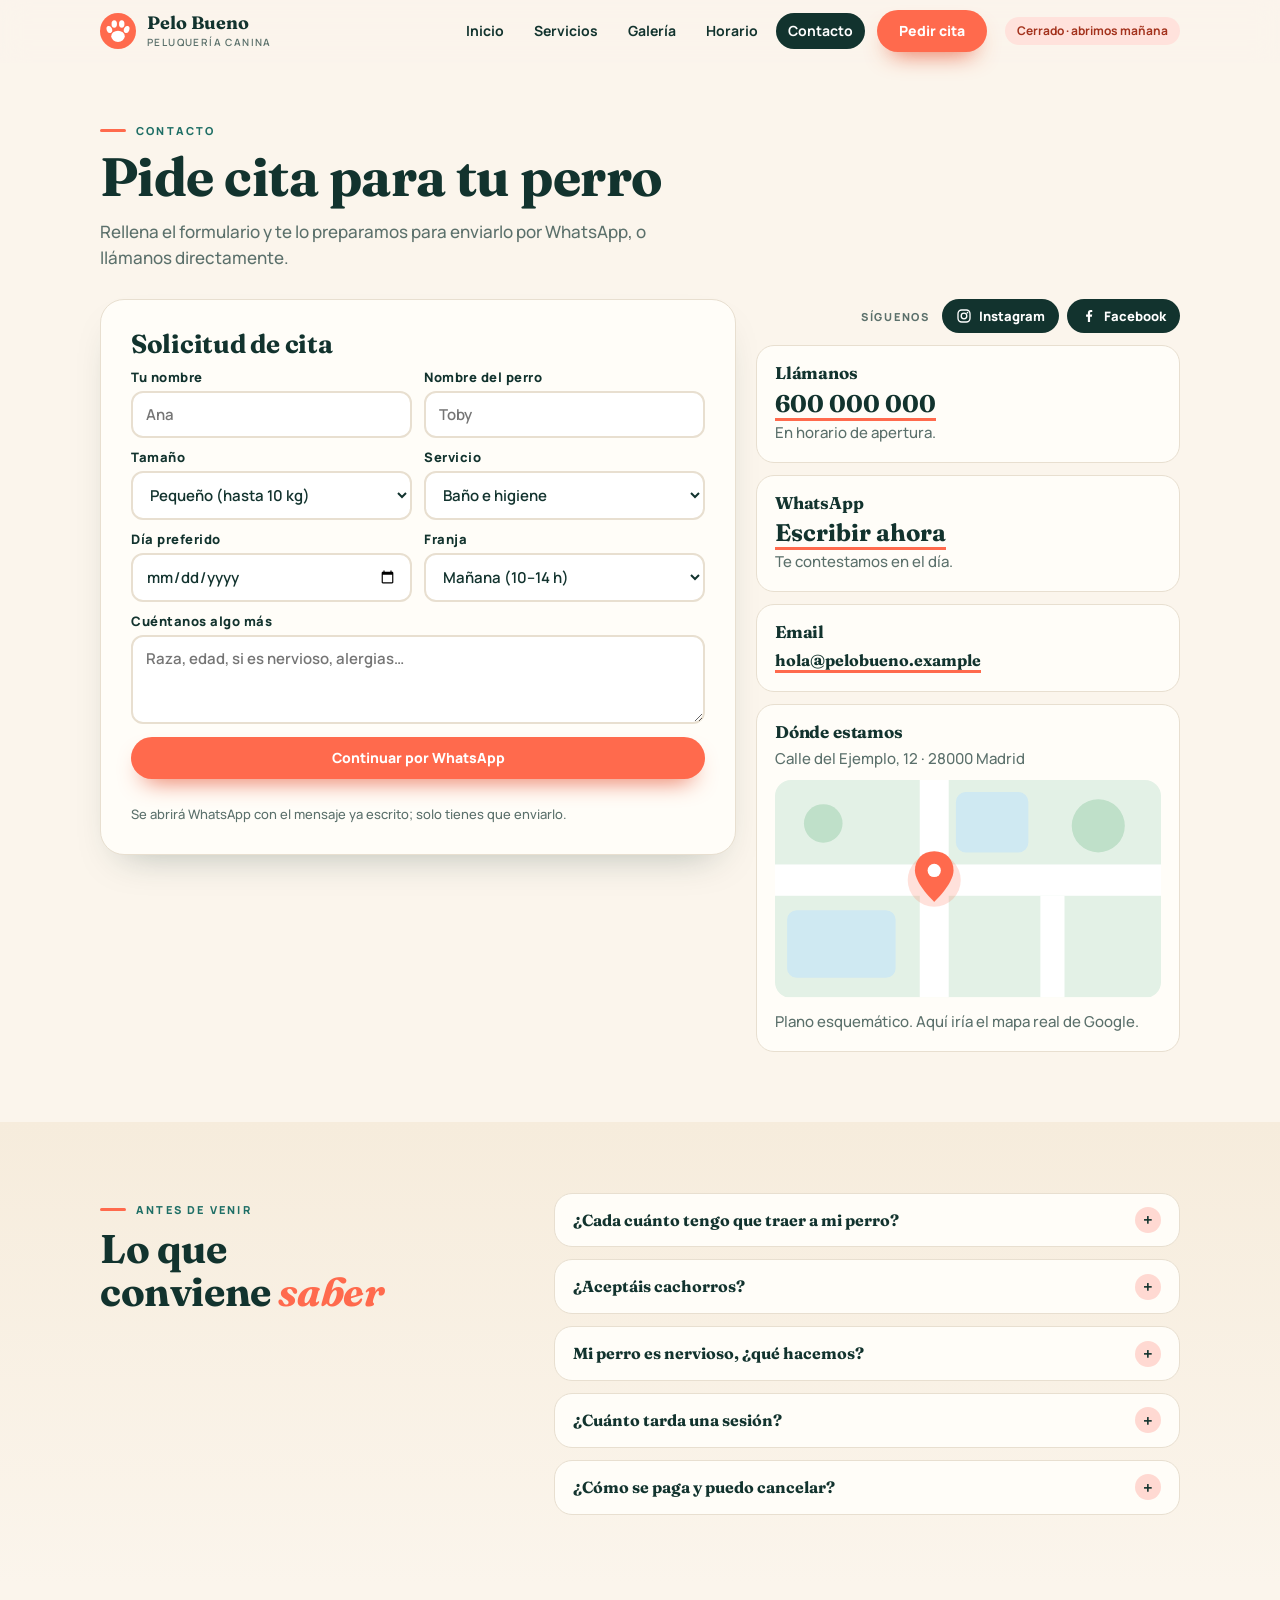
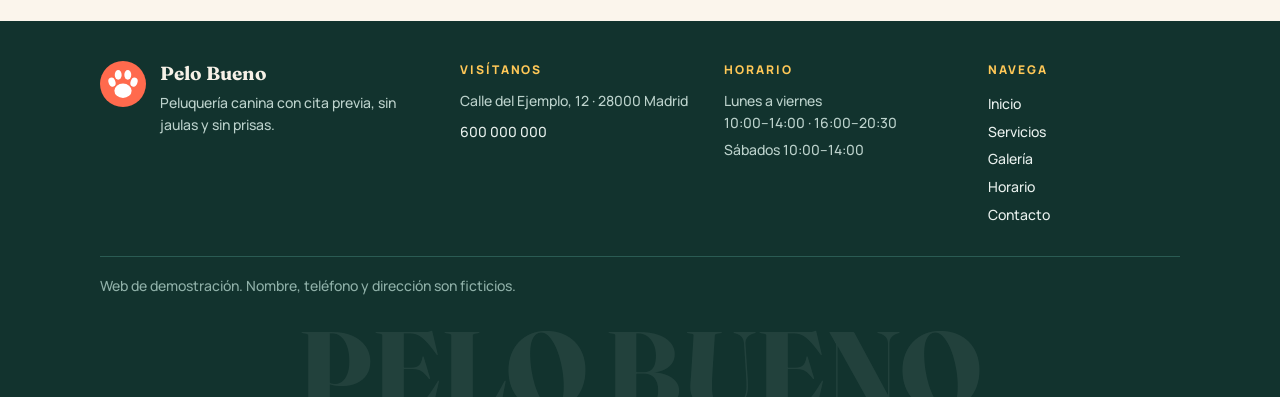
<file: contacto.html>
<!doctype html>
<html lang="es"><head>
<meta charset="utf-8"><meta name="viewport" content="width=device-width,initial-scale=1">
<title>Contacto y cita · Pelo Bueno</title>
<meta name="description" content="Pide cita en Pelo Bueno por teléfono, WhatsApp o desde el formulario. Calle del Ejemplo 12, Madrid.">
<meta name="robots" content="noindex">
<meta name="theme-color" content="#fbf5ec">
<link rel="icon" href="favicon.svg" type="image/svg+xml">
<link rel="preconnect" href="https://fonts.googleapis.com"><link rel="preconnect" href="https://fonts.gstatic.com" crossorigin>
<link href="https://fonts.googleapis.com/css2?family=Fraunces:opsz,wght@9..144,500;9..144,700;9..144,800&family=Manrope:wght@400;500;600;700;800&display=swap" rel="stylesheet">
<link rel="stylesheet" href="styles.css?v=1">
</head><body data-page="contacto">
<a class="skip" href="#main">Saltar al contenido</a>
<header class="bar"><div class="wrap bar-in">
<a class="brand" href="index.html" aria-label="Pelo Bueno, inicio"><svg class="logo" viewBox="0 0 48 48" aria-hidden="true"><circle cx="24" cy="24" r="24" fill="#ff6a4d"/><g fill="#fff"><ellipse cx="24" cy="31" rx="9" ry="7.5"/><ellipse cx="12.5" cy="22" rx="3.6" ry="4.8" transform="rotate(-20 12.5 22)"/><ellipse cx="35.5" cy="22" rx="3.6" ry="4.8" transform="rotate(20 35.5 22)"/><ellipse cx="19" cy="14.5" rx="3.6" ry="5"/><ellipse cx="29" cy="14.5" rx="3.6" ry="5"/></g></svg><span>Pelo Bueno<small>peluquería canina</small></span></a>
<nav class="nav" id="nav" aria-label="Principal"><a href="index.html">Inicio</a><a href="servicios.html">Servicios</a><a href="galeria.html">Galería</a><a href="horario.html">Horario</a><a href="contacto.html" class=on aria-current=page>Contacto</a><a class="btn btn-coral nav-cta" href="contacto.html">Pedir cita</a></nav>
<span class="pill" data-open-badge>Cargando…</span>
<button class="menu-toggle" aria-expanded="false" aria-controls="nav" aria-label="Abrir menú"><i></i><i></i><i></i></button>
</div></header>
<div class="progress" aria-hidden="true"></div>
<main id="main">

<section class="page-h"><div class="wrap"><p class="eyebrow reveal">Contacto</p><h1 class="reveal">Pide cita para tu perro</h1><p class="lead reveal">Rellena el formulario y te lo preparamos para enviarlo por WhatsApp, o llámanos directamente.</p></div></section>
<section class="sec tight"><div class="wrap contact">
<form class="form reveal" data-form novalidate>
<h2>Solicitud de cita</h2>
<div class="row"><label>Tu nombre<input name="nombre" required autocomplete="name" placeholder="Ana"></label><label>Nombre del perro<input name="perro" required placeholder="Toby"></label></div>
<div class="row"><label>Tamaño<select name="tam"><option>Pequeño (hasta 10 kg)</option><option>Mediano (10–25 kg)</option><option>Grande (más de 25 kg)</option></select></label>
<label>Servicio<select name="serv"><option>Baño e higiene</option><option>Baño y corte</option><option>Corte a tijera</option><option>Deslanado</option><option>Spa y mascarilla</option><option>Primer baño de cachorro</option></select></label></div>
<div class="row"><label>Día preferido<input type="date" name="dia"></label><label>Franja<select name="franja"><option>Mañana (10–14 h)</option><option>Tarde (16–20:30 h)</option><option>Me da igual</option></select></label></div>
<label>Cuéntanos algo más<textarea name="msg" rows="3" placeholder="Raza, edad, si es nervioso, alergias…"></textarea></label>
<p class="err" data-err hidden>Escribe tu nombre y el de tu perro para continuar.</p>
<button class="btn btn-coral wide" type="submit">Continuar por WhatsApp</button>
<p class="fine">Se abrirá WhatsApp con el mensaje ya escrito; solo tienes que enviarlo.</p>
</form>
<aside class="info">
<div class="social-top reveal"><span>Síguenos</span><a class="soc" data-social href="#" aria-label="Instagram"><svg viewBox="0 0 24 24" aria-hidden="true"><rect x="3" y="3" width="18" height="18" rx="5.5" fill="none" stroke="currentColor" stroke-width="2"/><circle cx="12" cy="12" r="4.2" fill="none" stroke="currentColor" stroke-width="2"/><circle cx="17.2" cy="6.8" r="1.3" fill="currentColor"/></svg>Instagram</a><a class="soc" data-social href="#" aria-label="Facebook"><svg viewBox="0 0 24 24" aria-hidden="true"><path fill="currentColor" d="M13.6 21v-8h2.7l.5-3.2h-3.2V7.8c0-.9.4-1.7 1.8-1.7h1.5V3.3S15.6 3 14.5 3c-2.6 0-4.2 1.6-4.2 4.4v2.4H7.6V13h2.7v8z"/></svg>Facebook</a></div>
<div class="card reveal"><h3>Llámanos</h3><a class="big-link" href="tel:+34600000000">600 000 000</a><p>En horario de apertura.</p></div>
<div class="card reveal"><h3>WhatsApp</h3><a class="big-link" href="https://wa.me/34600000000?text=Hola%2C%20quiero%20pedir%20cita%20para%20mi%20perro">Escribir ahora</a><p>Te contestamos en el día.</p></div>
<div class="card reveal"><h3>Email</h3><a class="big-link sm" href="mailto:hola@pelobueno.example">hola@pelobueno.example</a></div>
<div class="card reveal"><h3>Dónde estamos</h3><p>Calle del Ejemplo, 12 · 28000 Madrid</p>
<svg class="map" viewBox="0 0 320 180" role="img" aria-label="Plano esquemático de la zona"><rect width="320" height="180" fill="#e3f1e6"/><g fill="#fff"><rect x="0" y="70" width="320" height="26"/><rect x="120" y="0" width="24" height="180"/><rect x="220" y="96" width="20" height="84"/></g><g fill="#cfe9f2"><rect x="150" y="10" width="60" height="50" rx="8"/><rect x="10" y="108" width="90" height="56" rx="8"/></g><g fill="#bfe0c9"><circle cx="268" cy="38" r="22"/><circle cx="40" cy="36" r="16"/></g><g class="pin" transform="translate(132 83)"><circle r="22" fill="#ff6a4d" opacity=".2"/><path d="M0 -24 c10 0 16 7 16 16 c0 11 -16 26 -16 26 s-16 -15 -16 -26 c0 -9 6 -16 16 -16z" fill="#ff6a4d"/><circle cy="-8" r="5.5" fill="#fff"/></g></svg>
<p class="fine">Plano esquemático. Aquí iría el mapa real de Google.</p></div>
</aside>
</div></section>
<section class="sec soft"><div class="wrap faq-wrap">
<header class="sec-h reveal left"><p class="eyebrow">Antes de venir</p><h2>Lo que conviene <em>saber</em></h2></header>
<div class="faq"><details class="reveal"><summary>¿Cada cuánto tengo que traer a mi perro?</summary><p>Depende del pelo. Como orientación, cada 4–6 semanas para razas de pelo largo o rizado y cada 2–3 meses para pelo corto. Te lo afinamos en la primera visita.</p></details><details class="reveal"><summary>¿Aceptáis cachorros?</summary><p>Sí, a partir de que tengan puestas las primeras vacunas. Hacemos un primer baño corto y tranquilo para que pierdan el miedo.</p></details><details class="reveal"><summary>Mi perro es nervioso, ¿qué hacemos?</summary><p>Trabajamos con un solo perro a la vez, sin jaulas, y paramos las veces que haga falta. Cuéntanoslo al pedir la cita y reservamos más tiempo.</p></details><details class="reveal"><summary>¿Cuánto tarda una sesión?</summary><p>Entre 1 y 3 horas según tamaño, pelo y servicio. Al reservar te damos una hora estimada de recogida y te avisamos cuando está listo.</p></details><details class="reveal"><summary>¿Cómo se paga y puedo cancelar?</summary><p>Se paga al recoger, en efectivo o con tarjeta. Puedes cambiar o cancelar la cita avisando con 24 horas.</p></details></div></div></section>
</main>
<footer class="foot dark"><div class="wrap">
<div class="foot-top">
<div class="foot-brand"><svg class="logo" viewBox="0 0 48 48" aria-hidden="true"><circle cx="24" cy="24" r="24" fill="#ff6a4d"/><g fill="#fff"><ellipse cx="24" cy="31" rx="9" ry="7.5"/><ellipse cx="12.5" cy="22" rx="3.6" ry="4.8" transform="rotate(-20 12.5 22)"/><ellipse cx="35.5" cy="22" rx="3.6" ry="4.8" transform="rotate(20 35.5 22)"/><ellipse cx="19" cy="14.5" rx="3.6" ry="5"/><ellipse cx="29" cy="14.5" rx="3.6" ry="5"/></g></svg><div><b>Pelo Bueno</b><p>Peluquería canina con cita previa, sin jaulas y sin prisas.</p></div></div>
<div><h4>Visítanos</h4><p>Calle del Ejemplo, 12 · 28000 Madrid</p><p><a href="tel:+34600000000">600 000 000</a></p></div>
<div><h4>Horario</h4><p>Lunes a viernes<br>10:00–14:00 · 16:00–20:30</p><p>Sábados 10:00–14:00</p></div>
<div><h4>Navega</h4><a href="index.html">Inicio</a><a href="servicios.html">Servicios</a><a href="galeria.html">Galería</a><a href="horario.html">Horario</a><a href="contacto.html">Contacto</a></div>
</div>
<p class="demo">Web de demostración. Nombre, teléfono y dirección son ficticios.</p>
</div>
<div class="giant" aria-hidden="true">PELO BUENO</div>
</footer>
<div class="dock"><a href="tel:+34600000000">Llamar</a><a class="hot" href="contacto.html">Pedir cita</a><a href="horario.html">Horario</a></div>
<script src="script.js?v=1"></script>
</body></html>
</file>
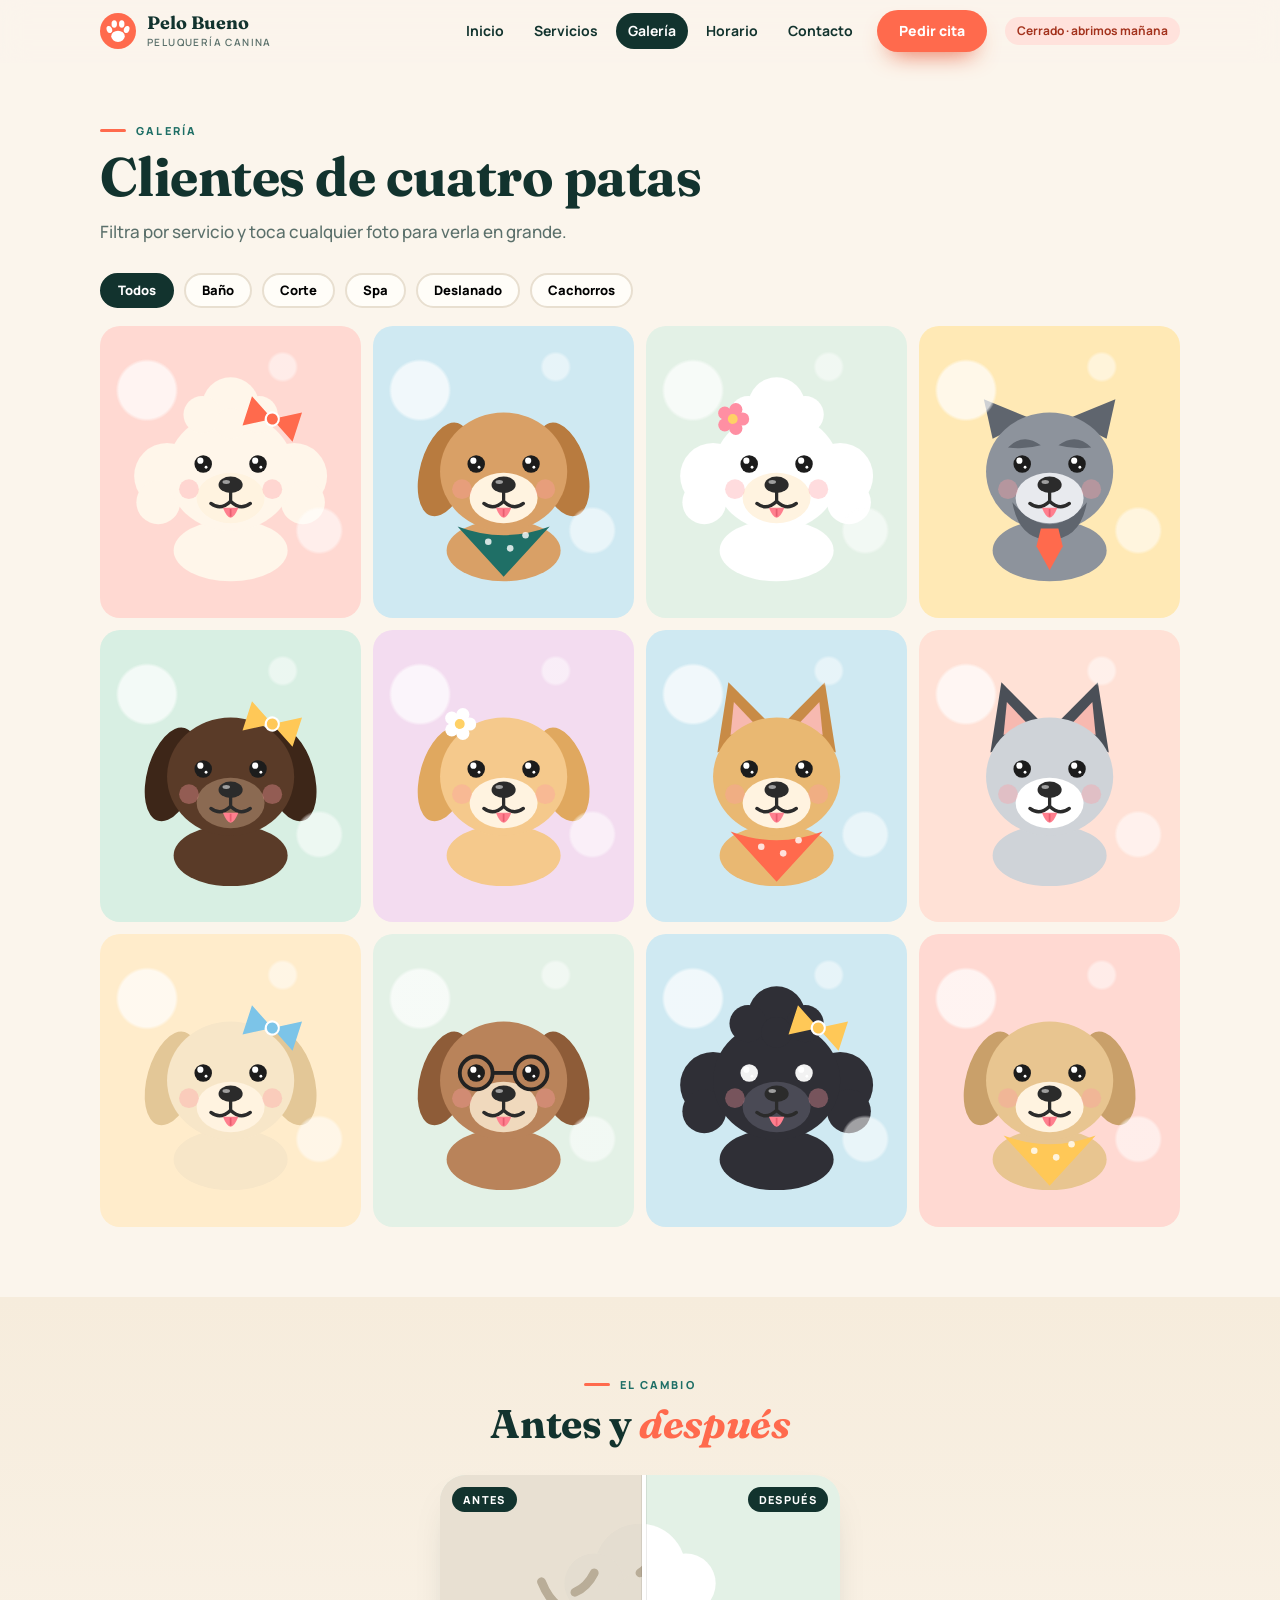
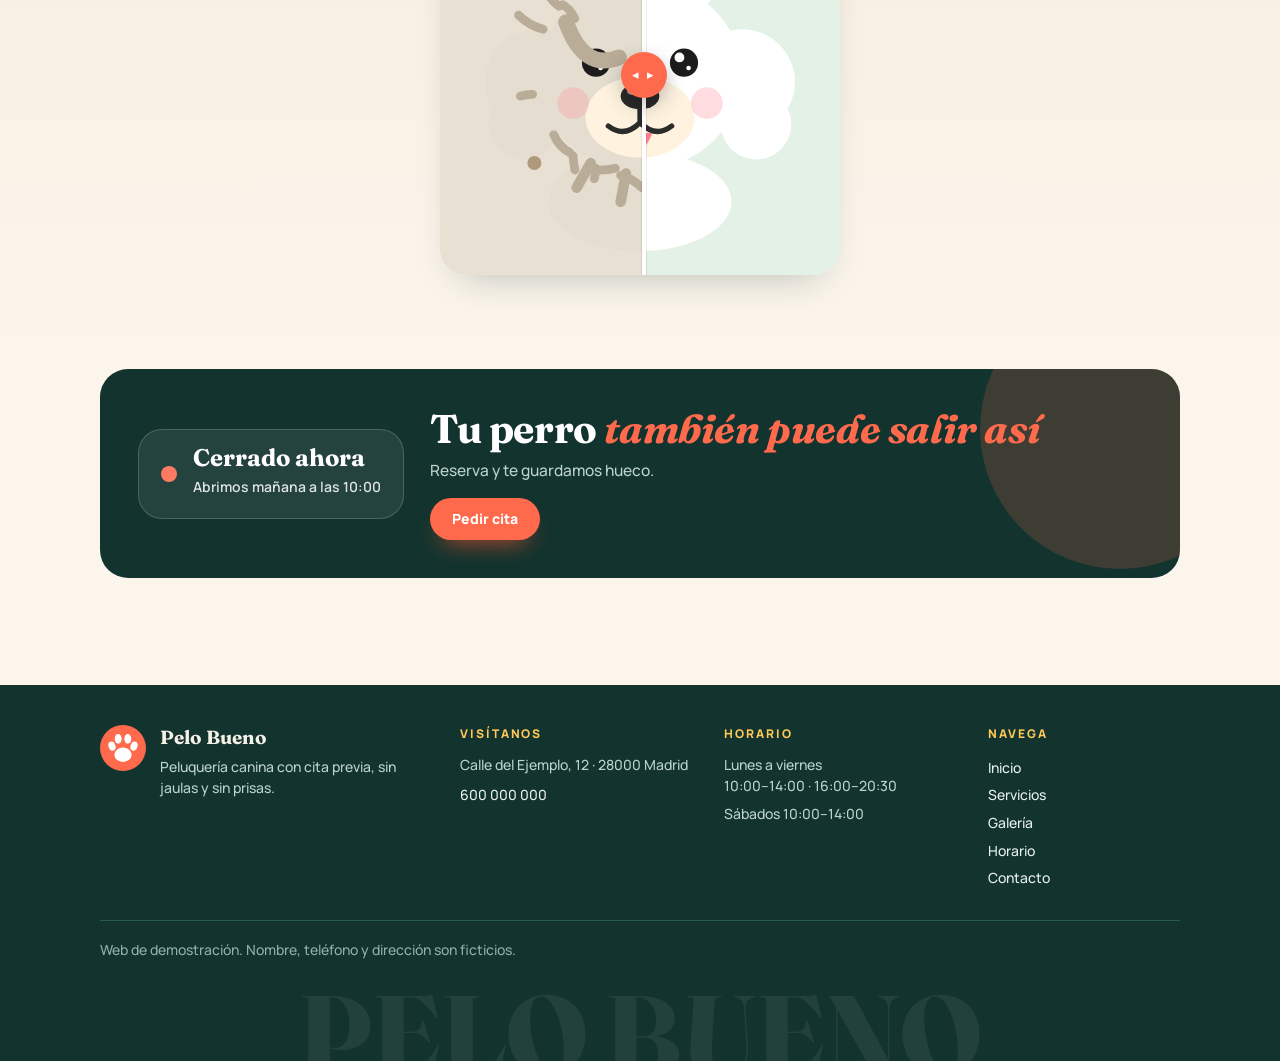
<file: galeria.html>
<!doctype html>
<html lang="es"><head>
<meta charset="utf-8"><meta name="viewport" content="width=device-width,initial-scale=1">
<title>Galería · Pelo Bueno</title>
<meta name="description" content="Algunos de los clientes de cuatro patas de Pelo Bueno, antes y después de su visita.">
<meta name="robots" content="noindex">
<meta name="theme-color" content="#fbf5ec">
<link rel="icon" href="favicon.svg" type="image/svg+xml">
<link rel="preconnect" href="https://fonts.googleapis.com"><link rel="preconnect" href="https://fonts.gstatic.com" crossorigin>
<link href="https://fonts.googleapis.com/css2?family=Fraunces:opsz,wght@9..144,500;9..144,700;9..144,800&family=Manrope:wght@400;500;600;700;800&display=swap" rel="stylesheet">
<link rel="stylesheet" href="styles.css?v=1">
</head><body data-page="galeria">
<a class="skip" href="#main">Saltar al contenido</a>
<header class="bar"><div class="wrap bar-in">
<a class="brand" href="index.html" aria-label="Pelo Bueno, inicio"><svg class="logo" viewBox="0 0 48 48" aria-hidden="true"><circle cx="24" cy="24" r="24" fill="#ff6a4d"/><g fill="#fff"><ellipse cx="24" cy="31" rx="9" ry="7.5"/><ellipse cx="12.5" cy="22" rx="3.6" ry="4.8" transform="rotate(-20 12.5 22)"/><ellipse cx="35.5" cy="22" rx="3.6" ry="4.8" transform="rotate(20 35.5 22)"/><ellipse cx="19" cy="14.5" rx="3.6" ry="5"/><ellipse cx="29" cy="14.5" rx="3.6" ry="5"/></g></svg><span>Pelo Bueno<small>peluquería canina</small></span></a>
<nav class="nav" id="nav" aria-label="Principal"><a href="index.html">Inicio</a><a href="servicios.html">Servicios</a><a href="galeria.html" class=on aria-current=page>Galería</a><a href="horario.html">Horario</a><a href="contacto.html">Contacto</a><a class="btn btn-coral nav-cta" href="contacto.html">Pedir cita</a></nav>
<span class="pill" data-open-badge>Cargando…</span>
<button class="menu-toggle" aria-expanded="false" aria-controls="nav" aria-label="Abrir menú"><i></i><i></i><i></i></button>
</div></header>
<div class="progress" aria-hidden="true"></div>
<main id="main">

<section class="page-h"><div class="wrap"><p class="eyebrow reveal">Galería</p><h1 class="reveal">Clientes de cuatro patas</h1><p class="lead reveal">Filtra por servicio y toca cualquier foto para verla en grande.</p></div></section>
<section class="sec tight"><div class="wrap">
<div class="filters reveal" role="toolbar" aria-label="Filtrar por servicio"><button class="fbtn on" data-filter="todos">Todos</button><button class="fbtn" data-filter="bano">Baño</button><button class="fbtn" data-filter="corte">Corte</button><button class="fbtn" data-filter="spa">Spa</button><button class="fbtn" data-filter="deslanado">Deslanado</button><button class="fbtn" data-filter="cachorros">Cachorros</button></div>
<div class="mosaic" data-gallery><button class="tile reveal" data-f="corte" data-i="0" style="--bg:#ffd9d2" aria-label="Ver foto de Lola"><span class="deco"></span><svg class="dog " viewBox="0 0 200 200" role="img" aria-label="Dibujo de Lola"><ellipse cx="100" cy="172" rx="52" ry="28" fill="#fff6ea"/><circle cx="42" cy="104" r="30" fill="#fff6ea"/><circle cx="158" cy="104" r="30" fill="#fff6ea"/><circle cx="34" cy="128" r="20" fill="#fff6ea"/><circle cx="166" cy="128" r="20" fill="#fff6ea"/><ellipse cx="100" cy="100" rx="58" ry="54" fill="#fff6ea"/><circle cx="100" cy="40" r="26" fill="#fff6ea"/><circle cx="74" cy="48" r="17" fill="#fff6ea"/><circle cx="126" cy="48" r="17" fill="#fff6ea"/><circle cx="100" cy="56" r="14" fill="#fff6ea"/><ellipse cx="100" cy="124" rx="31" ry="23" fill="#fff3e0"/><circle cx="62" cy="116" r="9" fill="#ff9aa2" opacity=".35"/><circle cx="138" cy="116" r="9" fill="#ff9aa2" opacity=".35"/><ellipse cx="100" cy="112" rx="11" ry="7.5" fill="#2b2b2b"/><ellipse cx="96" cy="109.5" rx="3.4" ry="1.8" fill="#fff" opacity=".55"/><path d="M100 119 v8 M100 127 q-9 9 -18 2 M100 127 q9 9 18 2" stroke="#2b2b2b" stroke-width="3" fill="none" stroke-linecap="round"/><path d="M93 133 q7 18 14 0 z" fill="#ff7f8e"/><path d="M100 134 v7" stroke="#e85d70" stroke-width="1.6"/><g class="eye"><circle cx="75" cy="93" r="8" fill="#1c1c1c"/><circle cx="72.4" cy="90" r="2.8" fill="#fff"/><circle cx="77.6" cy="96" r="1.3" fill="#fff"/></g><g class="eye"><circle cx="125" cy="93" r="8" fill="#1c1c1c"/><circle cx="122.4" cy="90" r="2.8" fill="#fff"/><circle cx="127.6" cy="96" r="1.3" fill="#fff"/></g><g transform="translate(138 52) rotate(18)"><path d="M0 0 L-24 -14 L-24 14 Z M0 0 L24 -14 L24 14 Z" fill="#ff6a4d"/><circle r="6" fill="#ff6a4d" stroke="#fff" stroke-width="2"/></g></svg><span class="cap"><b>Lola</b><i>Baño y corte</i></span></button><button class="tile reveal" data-f="bano" data-i="1" style="--bg:#cfe9f2" aria-label="Ver foto de Toby"><span class="deco"></span><svg class="dog " viewBox="0 0 200 200" role="img" aria-label="Dibujo de Toby"><ellipse cx="100" cy="172" rx="52" ry="28" fill="#d9a066"/><ellipse cx="46" cy="98" rx="22" ry="44" transform="rotate(16 46 98)" fill="#b87b3f"/><ellipse cx="154" cy="98" rx="22" ry="44" transform="rotate(-16 154 98)" fill="#b87b3f"/><ellipse cx="100" cy="100" rx="58" ry="54" fill="#d9a066"/><ellipse cx="100" cy="124" rx="31" ry="23" fill="#fff3e0"/><circle cx="62" cy="116" r="9" fill="#ff9aa2" opacity=".35"/><circle cx="138" cy="116" r="9" fill="#ff9aa2" opacity=".35"/><ellipse cx="100" cy="112" rx="11" ry="7.5" fill="#2b2b2b"/><ellipse cx="96" cy="109.5" rx="3.4" ry="1.8" fill="#fff" opacity=".55"/><path d="M100 119 v8 M100 127 q-9 9 -18 2 M100 127 q9 9 18 2" stroke="#2b2b2b" stroke-width="3" fill="none" stroke-linecap="round"/><path d="M93 133 q7 18 14 0 z" fill="#ff7f8e"/><path d="M100 134 v7" stroke="#e85d70" stroke-width="1.6"/><g class="eye"><circle cx="75" cy="93" r="8" fill="#1c1c1c"/><circle cx="72.4" cy="90" r="2.8" fill="#fff"/><circle cx="77.6" cy="96" r="1.3" fill="#fff"/></g><g class="eye"><circle cx="125" cy="93" r="8" fill="#1c1c1c"/><circle cx="122.4" cy="90" r="2.8" fill="#fff"/><circle cx="127.6" cy="96" r="1.3" fill="#fff"/></g><path d="M58 150 Q100 166 142 150 L100 196 Z" fill="#1f6f66"/><circle cx="86" cy="164" r="3" fill="#fff" opacity=".8"/><circle cx="106" cy="170" r="3" fill="#fff" opacity=".8"/><circle cx="120" cy="158" r="3" fill="#fff" opacity=".8"/></svg><span class="cap"><b>Toby</b><i>Baño e higiene</i></span></button><button class="tile reveal" data-f="spa" data-i="2" style="--bg:#e3f1e6" aria-label="Ver foto de Nube"><span class="deco"></span><svg class="dog " viewBox="0 0 200 200" role="img" aria-label="Dibujo de Nube"><ellipse cx="100" cy="172" rx="52" ry="28" fill="#ffffff"/><circle cx="42" cy="104" r="30" fill="#ffffff"/><circle cx="158" cy="104" r="30" fill="#ffffff"/><circle cx="34" cy="128" r="20" fill="#ffffff"/><circle cx="166" cy="128" r="20" fill="#ffffff"/><ellipse cx="100" cy="100" rx="58" ry="54" fill="#ffffff"/><circle cx="100" cy="40" r="26" fill="#ffffff"/><circle cx="74" cy="48" r="17" fill="#ffffff"/><circle cx="126" cy="48" r="17" fill="#ffffff"/><circle cx="100" cy="56" r="14" fill="#ffffff"/><ellipse cx="100" cy="124" rx="31" ry="23" fill="#fff3e0"/><circle cx="62" cy="116" r="9" fill="#ff9aa2" opacity=".35"/><circle cx="138" cy="116" r="9" fill="#ff9aa2" opacity=".35"/><ellipse cx="100" cy="112" rx="11" ry="7.5" fill="#2b2b2b"/><ellipse cx="96" cy="109.5" rx="3.4" ry="1.8" fill="#fff" opacity=".55"/><path d="M100 119 v8 M100 127 q-9 9 -18 2 M100 127 q9 9 18 2" stroke="#2b2b2b" stroke-width="3" fill="none" stroke-linecap="round"/><path d="M93 133 q7 18 14 0 z" fill="#ff7f8e"/><path d="M100 134 v7" stroke="#e85d70" stroke-width="1.6"/><g class="eye"><circle cx="75" cy="93" r="8" fill="#1c1c1c"/><circle cx="72.4" cy="90" r="2.8" fill="#fff"/><circle cx="77.6" cy="96" r="1.3" fill="#fff"/></g><g class="eye"><circle cx="125" cy="93" r="8" fill="#1c1c1c"/><circle cx="122.4" cy="90" r="2.8" fill="#fff"/><circle cx="127.6" cy="96" r="1.3" fill="#fff"/></g><g transform="translate(60 52)"><circle r="5" fill="#ffd166"/><circle cx="9.0" cy="0.0" r="6" fill="#ff8fa3"/><circle cx="2.8" cy="8.6" r="6" fill="#ff8fa3"/><circle cx="-7.3" cy="5.3" r="6" fill="#ff8fa3"/><circle cx="-7.3" cy="-5.3" r="6" fill="#ff8fa3"/><circle cx="2.8" cy="-8.6" r="6" fill="#ff8fa3"/><circle r="4.5" fill="#ffd166"/></g></svg><span class="cap"><b>Nube</b><i>Spa y mascarilla</i></span></button><button class="tile reveal" data-f="corte" data-i="3" style="--bg:#ffe9b5" aria-label="Ver foto de Max"><span class="deco"></span><svg class="dog " viewBox="0 0 200 200" role="img" aria-label="Dibujo de Max"><ellipse cx="100" cy="172" rx="52" ry="28" fill="#8d939c"/><path d="M48 70 L40 34 L84 52 Z" fill="#5f656e"/><path d="M152 70 L160 34 L116 52 Z" fill="#5f656e"/><ellipse cx="100" cy="100" rx="58" ry="54" fill="#8d939c"/><path d="M62 78 q14 -14 30 -2 q-14 4 -30 2z M138 78 q-14 -14 -30 -2 q14 4 30 2z" fill="#5f656e"/><path d="M66 128 q34 40 68 0 q-6 34 -34 34 q-28 0 -34 -34z" fill="#5f656e"/><ellipse cx="100" cy="124" rx="31" ry="23" fill="#e8eaee"/><circle cx="62" cy="116" r="9" fill="#ff9aa2" opacity=".35"/><circle cx="138" cy="116" r="9" fill="#ff9aa2" opacity=".35"/><ellipse cx="100" cy="112" rx="11" ry="7.5" fill="#2b2b2b"/><ellipse cx="96" cy="109.5" rx="3.4" ry="1.8" fill="#fff" opacity=".55"/><path d="M100 119 v8 M100 127 q-9 9 -18 2 M100 127 q9 9 18 2" stroke="#2b2b2b" stroke-width="3" fill="none" stroke-linecap="round"/><path d="M93 133 q7 18 14 0 z" fill="#ff7f8e"/><path d="M100 134 v7" stroke="#e85d70" stroke-width="1.6"/><g class="eye"><circle cx="75" cy="93" r="8" fill="#1c1c1c"/><circle cx="72.4" cy="90" r="2.8" fill="#fff"/><circle cx="77.6" cy="96" r="1.3" fill="#fff"/></g><g class="eye"><circle cx="125" cy="93" r="8" fill="#1c1c1c"/><circle cx="122.4" cy="90" r="2.8" fill="#fff"/><circle cx="127.6" cy="96" r="1.3" fill="#fff"/></g><path d="M92 152 L108 152 L112 168 L100 190 L88 168 Z" fill="#ff6a4d"/></svg><span class="cap"><b>Max</b><i>Corte a tijera</i></span></button><button class="tile reveal" data-f="bano" data-i="4" style="--bg:#d8efe3" aria-label="Ver foto de Coco"><span class="deco"></span><svg class="dog " viewBox="0 0 200 200" role="img" aria-label="Dibujo de Coco"><ellipse cx="100" cy="172" rx="52" ry="28" fill="#5a3b28"/><ellipse cx="46" cy="98" rx="22" ry="44" transform="rotate(16 46 98)" fill="#3d2618"/><ellipse cx="154" cy="98" rx="22" ry="44" transform="rotate(-16 154 98)" fill="#3d2618"/><ellipse cx="100" cy="100" rx="58" ry="54" fill="#5a3b28"/><ellipse cx="100" cy="124" rx="31" ry="23" fill="#8b6a52"/><circle cx="62" cy="116" r="9" fill="#ff9aa2" opacity=".35"/><circle cx="138" cy="116" r="9" fill="#ff9aa2" opacity=".35"/><ellipse cx="100" cy="112" rx="11" ry="7.5" fill="#2b2b2b"/><ellipse cx="96" cy="109.5" rx="3.4" ry="1.8" fill="#fff" opacity=".55"/><path d="M100 119 v8 M100 127 q-9 9 -18 2 M100 127 q9 9 18 2" stroke="#2b2b2b" stroke-width="3" fill="none" stroke-linecap="round"/><path d="M93 133 q7 18 14 0 z" fill="#ff7f8e"/><path d="M100 134 v7" stroke="#e85d70" stroke-width="1.6"/><g class="eye"><circle cx="75" cy="93" r="8" fill="#1c1c1c"/><circle cx="72.4" cy="90" r="2.8" fill="#fff"/><circle cx="77.6" cy="96" r="1.3" fill="#fff"/></g><g class="eye"><circle cx="125" cy="93" r="8" fill="#1c1c1c"/><circle cx="122.4" cy="90" r="2.8" fill="#fff"/><circle cx="127.6" cy="96" r="1.3" fill="#fff"/></g><g transform="translate(138 52) rotate(18)"><path d="M0 0 L-24 -14 L-24 14 Z M0 0 L24 -14 L24 14 Z" fill="#ffc857"/><circle r="6" fill="#ffc857" stroke="#fff" stroke-width="2"/></g></svg><span class="cap"><b>Coco</b><i>Baño e higiene</i></span></button><button class="tile reveal" data-f="spa" data-i="5" style="--bg:#f3dcf0" aria-label="Ver foto de Mía"><span class="deco"></span><svg class="dog " viewBox="0 0 200 200" role="img" aria-label="Dibujo de Mía"><ellipse cx="100" cy="172" rx="52" ry="28" fill="#f5c98c"/><ellipse cx="46" cy="98" rx="22" ry="44" transform="rotate(16 46 98)" fill="#e0a85f"/><ellipse cx="154" cy="98" rx="22" ry="44" transform="rotate(-16 154 98)" fill="#e0a85f"/><ellipse cx="100" cy="100" rx="58" ry="54" fill="#f5c98c"/><ellipse cx="100" cy="124" rx="31" ry="23" fill="#fff3e0"/><circle cx="62" cy="116" r="9" fill="#ff9aa2" opacity=".35"/><circle cx="138" cy="116" r="9" fill="#ff9aa2" opacity=".35"/><ellipse cx="100" cy="112" rx="11" ry="7.5" fill="#2b2b2b"/><ellipse cx="96" cy="109.5" rx="3.4" ry="1.8" fill="#fff" opacity=".55"/><path d="M100 119 v8 M100 127 q-9 9 -18 2 M100 127 q9 9 18 2" stroke="#2b2b2b" stroke-width="3" fill="none" stroke-linecap="round"/><path d="M93 133 q7 18 14 0 z" fill="#ff7f8e"/><path d="M100 134 v7" stroke="#e85d70" stroke-width="1.6"/><g class="eye"><circle cx="75" cy="93" r="8" fill="#1c1c1c"/><circle cx="72.4" cy="90" r="2.8" fill="#fff"/><circle cx="77.6" cy="96" r="1.3" fill="#fff"/></g><g class="eye"><circle cx="125" cy="93" r="8" fill="#1c1c1c"/><circle cx="122.4" cy="90" r="2.8" fill="#fff"/><circle cx="127.6" cy="96" r="1.3" fill="#fff"/></g><g transform="translate(60 52)"><circle r="5" fill="#ffd166"/><circle cx="9.0" cy="0.0" r="6" fill="#ffffff"/><circle cx="2.8" cy="8.6" r="6" fill="#ffffff"/><circle cx="-7.3" cy="5.3" r="6" fill="#ffffff"/><circle cx="-7.3" cy="-5.3" r="6" fill="#ffffff"/><circle cx="2.8" cy="-8.6" r="6" fill="#ffffff"/><circle r="4.5" fill="#ffd166"/></g></svg><span class="cap"><b>Mía</b><i>Spa y mascarilla</i></span></button><button class="tile reveal" data-f="deslanado" data-i="6" style="--bg:#cfe9f2" aria-label="Ver foto de Rocky"><span class="deco"></span><svg class="dog " viewBox="0 0 200 200" role="img" aria-label="Dibujo de Rocky"><ellipse cx="100" cy="172" rx="52" ry="28" fill="#e9b872"/><path d="M46 78 L56 14 L98 56 Z" fill="#c88b46"/><path d="M154 78 L144 14 L102 56 Z" fill="#c88b46"/><path d="M58 62 L61 32 L82 54 Z" fill="#f7b9b0"/><path d="M142 62 L139 32 L118 54 Z" fill="#f7b9b0"/><ellipse cx="100" cy="100" rx="58" ry="54" fill="#e9b872"/><ellipse cx="100" cy="124" rx="31" ry="23" fill="#fff3e0"/><circle cx="62" cy="116" r="9" fill="#ff9aa2" opacity=".35"/><circle cx="138" cy="116" r="9" fill="#ff9aa2" opacity=".35"/><ellipse cx="100" cy="112" rx="11" ry="7.5" fill="#2b2b2b"/><ellipse cx="96" cy="109.5" rx="3.4" ry="1.8" fill="#fff" opacity=".55"/><path d="M100 119 v8 M100 127 q-9 9 -18 2 M100 127 q9 9 18 2" stroke="#2b2b2b" stroke-width="3" fill="none" stroke-linecap="round"/><path d="M93 133 q7 18 14 0 z" fill="#ff7f8e"/><path d="M100 134 v7" stroke="#e85d70" stroke-width="1.6"/><g class="eye"><circle cx="75" cy="93" r="8" fill="#1c1c1c"/><circle cx="72.4" cy="90" r="2.8" fill="#fff"/><circle cx="77.6" cy="96" r="1.3" fill="#fff"/></g><g class="eye"><circle cx="125" cy="93" r="8" fill="#1c1c1c"/><circle cx="122.4" cy="90" r="2.8" fill="#fff"/><circle cx="127.6" cy="96" r="1.3" fill="#fff"/></g><path d="M58 150 Q100 166 142 150 L100 196 Z" fill="#ff6a4d"/><circle cx="86" cy="164" r="3" fill="#fff" opacity=".8"/><circle cx="106" cy="170" r="3" fill="#fff" opacity=".8"/><circle cx="120" cy="158" r="3" fill="#fff" opacity=".8"/></svg><span class="cap"><b>Rocky</b><i>Deslanado</i></span></button><button class="tile reveal" data-f="deslanado" data-i="7" style="--bg:#ffe1d6" aria-label="Ver foto de Kira"><span class="deco"></span><svg class="dog " viewBox="0 0 200 200" role="img" aria-label="Dibujo de Kira"><ellipse cx="100" cy="172" rx="52" ry="28" fill="#cfd3d8"/><path d="M46 78 L56 14 L98 56 Z" fill="#4a4f57"/><path d="M154 78 L144 14 L102 56 Z" fill="#4a4f57"/><path d="M58 62 L61 32 L82 54 Z" fill="#f7b9b0"/><path d="M142 62 L139 32 L118 54 Z" fill="#f7b9b0"/><ellipse cx="100" cy="100" rx="58" ry="54" fill="#cfd3d8"/><ellipse cx="100" cy="124" rx="31" ry="23" fill="#ffffff"/><circle cx="62" cy="116" r="9" fill="#ff9aa2" opacity=".35"/><circle cx="138" cy="116" r="9" fill="#ff9aa2" opacity=".35"/><ellipse cx="100" cy="112" rx="11" ry="7.5" fill="#2b2b2b"/><ellipse cx="96" cy="109.5" rx="3.4" ry="1.8" fill="#fff" opacity=".55"/><path d="M100 119 v8 M100 127 q-9 9 -18 2 M100 127 q9 9 18 2" stroke="#2b2b2b" stroke-width="3" fill="none" stroke-linecap="round"/><path d="M93 133 q7 18 14 0 z" fill="#ff7f8e"/><path d="M100 134 v7" stroke="#e85d70" stroke-width="1.6"/><g class="eye"><circle cx="75" cy="93" r="8" fill="#1c1c1c"/><circle cx="72.4" cy="90" r="2.8" fill="#fff"/><circle cx="77.6" cy="96" r="1.3" fill="#fff"/></g><g class="eye"><circle cx="125" cy="93" r="8" fill="#1c1c1c"/><circle cx="122.4" cy="90" r="2.8" fill="#fff"/><circle cx="127.6" cy="96" r="1.3" fill="#fff"/></g></svg><span class="cap"><b>Kira</b><i>Deslanado</i></span></button><button class="tile reveal" data-f="cachorros" data-i="8" style="--bg:#ffeccb" aria-label="Ver foto de Pipa"><span class="deco"></span><svg class="dog " viewBox="0 0 200 200" role="img" aria-label="Dibujo de Pipa"><ellipse cx="100" cy="172" rx="52" ry="28" fill="#f7e6c8"/><ellipse cx="46" cy="98" rx="22" ry="44" transform="rotate(16 46 98)" fill="#e3c797"/><ellipse cx="154" cy="98" rx="22" ry="44" transform="rotate(-16 154 98)" fill="#e3c797"/><ellipse cx="100" cy="100" rx="58" ry="54" fill="#f7e6c8"/><ellipse cx="100" cy="124" rx="31" ry="23" fill="#fff3e0"/><circle cx="62" cy="116" r="9" fill="#ff9aa2" opacity=".35"/><circle cx="138" cy="116" r="9" fill="#ff9aa2" opacity=".35"/><ellipse cx="100" cy="112" rx="11" ry="7.5" fill="#2b2b2b"/><ellipse cx="96" cy="109.5" rx="3.4" ry="1.8" fill="#fff" opacity=".55"/><path d="M100 119 v8 M100 127 q-9 9 -18 2 M100 127 q9 9 18 2" stroke="#2b2b2b" stroke-width="3" fill="none" stroke-linecap="round"/><path d="M93 133 q7 18 14 0 z" fill="#ff7f8e"/><path d="M100 134 v7" stroke="#e85d70" stroke-width="1.6"/><g class="eye"><circle cx="75" cy="93" r="8" fill="#1c1c1c"/><circle cx="72.4" cy="90" r="2.8" fill="#fff"/><circle cx="77.6" cy="96" r="1.3" fill="#fff"/></g><g class="eye"><circle cx="125" cy="93" r="8" fill="#1c1c1c"/><circle cx="122.4" cy="90" r="2.8" fill="#fff"/><circle cx="127.6" cy="96" r="1.3" fill="#fff"/></g><g transform="translate(138 52) rotate(18)"><path d="M0 0 L-24 -14 L-24 14 Z M0 0 L24 -14 L24 14 Z" fill="#7cc4e8"/><circle r="6" fill="#7cc4e8" stroke="#fff" stroke-width="2"/></g></svg><span class="cap"><b>Pipa</b><i>Primer baño</i></span></button><button class="tile reveal" data-f="corte" data-i="9" style="--bg:#e3f1e6" aria-label="Ver foto de Bruno"><span class="deco"></span><svg class="dog " viewBox="0 0 200 200" role="img" aria-label="Dibujo de Bruno"><ellipse cx="100" cy="172" rx="52" ry="28" fill="#b9835a"/><ellipse cx="46" cy="98" rx="22" ry="44" transform="rotate(16 46 98)" fill="#8e5c38"/><ellipse cx="154" cy="98" rx="22" ry="44" transform="rotate(-16 154 98)" fill="#8e5c38"/><ellipse cx="100" cy="100" rx="58" ry="54" fill="#b9835a"/><ellipse cx="100" cy="124" rx="31" ry="23" fill="#f0d9bd"/><circle cx="62" cy="116" r="9" fill="#ff9aa2" opacity=".35"/><circle cx="138" cy="116" r="9" fill="#ff9aa2" opacity=".35"/><ellipse cx="100" cy="112" rx="11" ry="7.5" fill="#2b2b2b"/><ellipse cx="96" cy="109.5" rx="3.4" ry="1.8" fill="#fff" opacity=".55"/><path d="M100 119 v8 M100 127 q-9 9 -18 2 M100 127 q9 9 18 2" stroke="#2b2b2b" stroke-width="3" fill="none" stroke-linecap="round"/><path d="M93 133 q7 18 14 0 z" fill="#ff7f8e"/><path d="M100 134 v7" stroke="#e85d70" stroke-width="1.6"/><g class="eye"><circle cx="75" cy="93" r="8" fill="#1c1c1c"/><circle cx="72.4" cy="90" r="2.8" fill="#fff"/><circle cx="77.6" cy="96" r="1.3" fill="#fff"/></g><g class="eye"><circle cx="125" cy="93" r="8" fill="#1c1c1c"/><circle cx="122.4" cy="90" r="2.8" fill="#fff"/><circle cx="127.6" cy="96" r="1.3" fill="#fff"/></g><g fill="none" stroke="#222" stroke-width="3.5"><circle cx="75" cy="93" r="15"/><circle cx="125" cy="93" r="15"/><path d="M90 93 h20"/></g></svg><span class="cap"><b>Bruno</b><i>Baño y corte</i></span></button><button class="tile reveal" data-f="corte" data-i="10" style="--bg:#cfe9f2" aria-label="Ver foto de Estrella"><span class="deco"></span><svg class="dog " viewBox="0 0 200 200" role="img" aria-label="Dibujo de Estrella"><ellipse cx="100" cy="172" rx="52" ry="28" fill="#2f2f36"/><circle cx="42" cy="104" r="30" fill="#2f2f36"/><circle cx="158" cy="104" r="30" fill="#2f2f36"/><circle cx="34" cy="128" r="20" fill="#2f2f36"/><circle cx="166" cy="128" r="20" fill="#2f2f36"/><ellipse cx="100" cy="100" rx="58" ry="54" fill="#2f2f36"/><circle cx="100" cy="40" r="26" fill="#2f2f36"/><circle cx="74" cy="48" r="17" fill="#2f2f36"/><circle cx="126" cy="48" r="17" fill="#2f2f36"/><circle cx="100" cy="56" r="14" fill="#2f2f36"/><ellipse cx="100" cy="124" rx="31" ry="23" fill="#4a4a55"/><circle cx="62" cy="116" r="9" fill="#ff9aa2" opacity=".35"/><circle cx="138" cy="116" r="9" fill="#ff9aa2" opacity=".35"/><ellipse cx="100" cy="112" rx="11" ry="7.5" fill="#2b2b2b"/><ellipse cx="96" cy="109.5" rx="3.4" ry="1.8" fill="#fff" opacity=".55"/><path d="M100 119 v8 M100 127 q-9 9 -18 2 M100 127 q9 9 18 2" stroke="#2b2b2b" stroke-width="3" fill="none" stroke-linecap="round"/><path d="M93 133 q7 18 14 0 z" fill="#ff7f8e"/><path d="M100 134 v7" stroke="#e85d70" stroke-width="1.6"/><g class="eye"><circle cx="75" cy="93" r="8" fill="#f2f2f2"/><circle cx="72.4" cy="90" r="2.8" fill="#fff"/><circle cx="77.6" cy="96" r="1.3" fill="#fff"/></g><g class="eye"><circle cx="125" cy="93" r="8" fill="#f2f2f2"/><circle cx="122.4" cy="90" r="2.8" fill="#fff"/><circle cx="127.6" cy="96" r="1.3" fill="#fff"/></g><g transform="translate(138 52) rotate(18)"><path d="M0 0 L-24 -14 L-24 14 Z M0 0 L24 -14 L24 14 Z" fill="#ffc857"/><circle r="6" fill="#ffc857" stroke="#fff" stroke-width="2"/></g></svg><span class="cap"><b>Estrella</b><i>Corte a tijera</i></span></button><button class="tile reveal" data-f="cachorros" data-i="11" style="--bg:#ffd9d2" aria-label="Ver foto de Churro"><span class="deco"></span><svg class="dog " viewBox="0 0 200 200" role="img" aria-label="Dibujo de Churro"><ellipse cx="100" cy="172" rx="52" ry="28" fill="#e8c590"/><ellipse cx="46" cy="98" rx="22" ry="44" transform="rotate(16 46 98)" fill="#c9a06a"/><ellipse cx="154" cy="98" rx="22" ry="44" transform="rotate(-16 154 98)" fill="#c9a06a"/><ellipse cx="100" cy="100" rx="58" ry="54" fill="#e8c590"/><ellipse cx="100" cy="124" rx="31" ry="23" fill="#fff3e0"/><circle cx="62" cy="116" r="9" fill="#ff9aa2" opacity=".35"/><circle cx="138" cy="116" r="9" fill="#ff9aa2" opacity=".35"/><ellipse cx="100" cy="112" rx="11" ry="7.5" fill="#2b2b2b"/><ellipse cx="96" cy="109.5" rx="3.4" ry="1.8" fill="#fff" opacity=".55"/><path d="M100 119 v8 M100 127 q-9 9 -18 2 M100 127 q9 9 18 2" stroke="#2b2b2b" stroke-width="3" fill="none" stroke-linecap="round"/><path d="M93 133 q7 18 14 0 z" fill="#ff7f8e"/><path d="M100 134 v7" stroke="#e85d70" stroke-width="1.6"/><g class="eye"><circle cx="75" cy="93" r="8" fill="#1c1c1c"/><circle cx="72.4" cy="90" r="2.8" fill="#fff"/><circle cx="77.6" cy="96" r="1.3" fill="#fff"/></g><g class="eye"><circle cx="125" cy="93" r="8" fill="#1c1c1c"/><circle cx="122.4" cy="90" r="2.8" fill="#fff"/><circle cx="127.6" cy="96" r="1.3" fill="#fff"/></g><path d="M58 150 Q100 166 142 150 L100 196 Z" fill="#ffc857"/><circle cx="86" cy="164" r="3" fill="#fff" opacity=".8"/><circle cx="106" cy="170" r="3" fill="#fff" opacity=".8"/><circle cx="120" cy="158" r="3" fill="#fff" opacity=".8"/></svg><span class="cap"><b>Churro</b><i>Primer baño</i></span></button></div>
<p class="empty" data-empty hidden>No hay fotos con este filtro.</p>
</div></section>

<section class="sec soft"><div class="wrap">
<header class="sec-h reveal"><p class="eyebrow">El cambio</p><h2>Antes y <em>después</em></h2></header>
<div class="ba reveal" data-ba>
<div class="ba-img after" style="--bg:#e3f1e6"><svg class="dog " viewBox="0 0 200 200" role="img" aria-label="Perro después"><ellipse cx="100" cy="172" rx="52" ry="28" fill="#ffffff"/><circle cx="42" cy="104" r="30" fill="#ffffff"/><circle cx="158" cy="104" r="30" fill="#ffffff"/><circle cx="34" cy="128" r="20" fill="#ffffff"/><circle cx="166" cy="128" r="20" fill="#ffffff"/><ellipse cx="100" cy="100" rx="58" ry="54" fill="#ffffff"/><circle cx="100" cy="40" r="26" fill="#ffffff"/><circle cx="74" cy="48" r="17" fill="#ffffff"/><circle cx="126" cy="48" r="17" fill="#ffffff"/><circle cx="100" cy="56" r="14" fill="#ffffff"/><ellipse cx="100" cy="124" rx="31" ry="23" fill="#fff3e0"/><circle cx="62" cy="116" r="9" fill="#ff9aa2" opacity=".35"/><circle cx="138" cy="116" r="9" fill="#ff9aa2" opacity=".35"/><ellipse cx="100" cy="112" rx="11" ry="7.5" fill="#2b2b2b"/><ellipse cx="96" cy="109.5" rx="3.4" ry="1.8" fill="#fff" opacity=".55"/><path d="M100 119 v8 M100 127 q-9 9 -18 2 M100 127 q9 9 18 2" stroke="#2b2b2b" stroke-width="3" fill="none" stroke-linecap="round"/><path d="M93 133 q7 18 14 0 z" fill="#ff7f8e"/><path d="M100 134 v7" stroke="#e85d70" stroke-width="1.6"/><g class="eye"><circle cx="75" cy="93" r="8" fill="#1c1c1c"/><circle cx="72.4" cy="90" r="2.8" fill="#fff"/><circle cx="77.6" cy="96" r="1.3" fill="#fff"/></g><g class="eye"><circle cx="125" cy="93" r="8" fill="#1c1c1c"/><circle cx="122.4" cy="90" r="2.8" fill="#fff"/><circle cx="127.6" cy="96" r="1.3" fill="#fff"/></g><g transform="translate(60 52)"><circle r="5" fill="#ffd166"/><circle cx="9.0" cy="0.0" r="6" fill="#ff8fa3"/><circle cx="2.8" cy="8.6" r="6" fill="#ff8fa3"/><circle cx="-7.3" cy="5.3" r="6" fill="#ff8fa3"/><circle cx="-7.3" cy="-5.3" r="6" fill="#ff8fa3"/><circle cx="2.8" cy="-8.6" r="6" fill="#ff8fa3"/><circle r="4.5" fill="#ffd166"/></g></svg><span class="ba-tag">Después</span></div>
<div class="ba-img before" style="--bg:#e8e0d2"><svg class="dog " viewBox="0 0 200 200" role="img" aria-label="Perro antes"><ellipse cx="100" cy="172" rx="52" ry="28" fill="#e4ddd0"/><circle cx="42" cy="104" r="30" fill="#e4ddd0"/><circle cx="158" cy="104" r="30" fill="#e4ddd0"/><circle cx="34" cy="128" r="20" fill="#e4ddd0"/><circle cx="166" cy="128" r="20" fill="#e4ddd0"/><ellipse cx="100" cy="100" rx="58" ry="54" fill="#e4ddd0"/><circle cx="100" cy="40" r="26" fill="#e4ddd0"/><circle cx="74" cy="48" r="17" fill="#e4ddd0"/><circle cx="126" cy="48" r="17" fill="#e4ddd0"/><circle cx="100" cy="56" r="14" fill="#e4ddd0"/><ellipse cx="100" cy="124" rx="31" ry="23" fill="#fff3e0"/><circle cx="62" cy="116" r="9" fill="#ff9aa2" opacity=".35"/><circle cx="138" cy="116" r="9" fill="#ff9aa2" opacity=".35"/><ellipse cx="100" cy="112" rx="11" ry="7.5" fill="#2b2b2b"/><ellipse cx="96" cy="109.5" rx="3.4" ry="1.8" fill="#fff" opacity=".55"/><path d="M100 119 v8 M100 127 q-9 9 -18 2 M100 127 q9 9 18 2" stroke="#2b2b2b" stroke-width="3" fill="none" stroke-linecap="round"/><g class="eye"><circle cx="75" cy="93" r="8" fill="#1c1c1c"/><circle cx="72.4" cy="90" r="2.8" fill="#fff"/><circle cx="77.6" cy="96" r="1.3" fill="#fff"/></g><g class="eye"><circle cx="125" cy="93" r="8" fill="#1c1c1c"/><circle cx="122.4" cy="90" r="2.8" fill="#fff"/><circle cx="127.6" cy="96" r="1.3" fill="#fff"/></g><path d="M56 60 q4 2 7 8" stroke="#b9ad98" stroke-width="5" stroke-linecap="round" fill="none"/><path d="M158 79 q4 4 7 12" stroke="#b9ad98" stroke-width="5" stroke-linecap="round" fill="none"/><path d="M161 111 q-1 4 -1 12" stroke="#b9ad98" stroke-width="5" stroke-linecap="round" fill="none"/><path d="M63 53 q7 -3 11 -11" stroke="#b9ad98" stroke-width="5" stroke-linecap="round" fill="none"/><path d="M39 111 q-4 0 -7 1" stroke="#b9ad98" stroke-width="5" stroke-linecap="round" fill="none"/><path d="M45 74 q-8 -2 -14 -8" stroke="#b9ad98" stroke-width="5" stroke-linecap="round" fill="none"/><path d="M89 157 q7 2 12 7" stroke="#b9ad98" stroke-width="5" stroke-linecap="round" fill="none"/><path d="M133 149 q5 -3 8 -10" stroke="#b9ad98" stroke-width="5" stroke-linecap="round" fill="none"/><path d="M54 61 q-6 -4 -10 -14" stroke="#b9ad98" stroke-width="5" stroke-linecap="round" fill="none"/><path d="M143 58 q-5 -2 -8 -8" stroke="#b9ad98" stroke-width="5" stroke-linecap="round" fill="none"/><path d="M162 94 q6 -2 10 -6" stroke="#b9ad98" stroke-width="5" stroke-linecap="round" fill="none"/><path d="M160 86 q1 1 1 5" stroke="#b9ad98" stroke-width="5" stroke-linecap="round" fill="none"/><path d="M117 156 q7 2 12 5" stroke="#b9ad98" stroke-width="5" stroke-linecap="round" fill="none"/><path d="M161 88 q7 -2 11 -6" stroke="#b9ad98" stroke-width="5" stroke-linecap="round" fill="none"/><path d="M60 144 q-6 -3 -9 -10" stroke="#b9ad98" stroke-width="5" stroke-linecap="round" fill="none"/><path d="M157 123 q-3 1 -6 3" stroke="#b9ad98" stroke-width="5" stroke-linecap="round" fill="none"/><path d="M162 101 q3 -1 5 -5" stroke="#b9ad98" stroke-width="5" stroke-linecap="round" fill="none"/><path d="M77 154 q5 -0 9 -1" stroke="#b9ad98" stroke-width="5" stroke-linecap="round" fill="none"/><path d="M75 153 q-0 2 -1 6" stroke="#b9ad98" stroke-width="5" stroke-linecap="round" fill="none"/><path d="M158 120 q8 -4 13 -13" stroke="#b9ad98" stroke-width="5" stroke-linecap="round" fill="none"/><path d="M100 42 q6 -4 10 -13" stroke="#b9ad98" stroke-width="5" stroke-linecap="round" fill="none"/><path d="M115 44 q-2 1 -4 2" stroke="#b9ad98" stroke-width="5" stroke-linecap="round" fill="none"/><path d="M162 103 q-8 -3 -13 -9" stroke="#b9ad98" stroke-width="5" stroke-linecap="round" fill="none"/><path d="M160 84 q-5 2 -8 7" stroke="#b9ad98" stroke-width="5" stroke-linecap="round" fill="none"/><path d="M156 75 q7 -1 12 -4" stroke="#b9ad98" stroke-width="5" stroke-linecap="round" fill="none"/><path d="M62 146 q0 2 1 8" stroke="#b9ad98" stroke-width="5" stroke-linecap="round" fill="none"/><path d="M58 70 q10 28 30 20 M142 70 q-10 28 -30 20" stroke="#b9ad98" stroke-width="9" stroke-linecap="round" fill="none"/><path d="M72 150 l-8 14 M92 156 l-3 16 M112 156 l4 16 M130 150 l9 14" stroke="#b9ad98" stroke-width="6" stroke-linecap="round"/><circle cx="40" cy="150" r="4" fill="#8a6b45" opacity=".6"/><circle cx="162" cy="146" r="3" fill="#8a6b45" opacity=".6"/></svg><span class="ba-tag">Antes</span></div>
<button class="ba-handle" aria-label="Deslizar para comparar" role="slider" aria-valuemin="0" aria-valuemax="100" aria-valuenow="50"><span></span></button>
</div></div></section>

<section class="sec status-sec"><div class="wrap status reveal">
<div class="door" data-door><span class="dot"></span><div><b data-door-title>Cargando…</b><small data-door-sub></small><em data-door-extra></em></div></div>
<div class="status-cta"><h2>Tu perro <em>también puede salir así</em></h2><p>Reserva y te guardamos hueco.</p><div class="cta"><a class="btn btn-coral" href="contacto.html">Pedir cita</a></div></div>
</div></section>
</main>
<footer class="foot dark"><div class="wrap">
<div class="foot-top">
<div class="foot-brand"><svg class="logo" viewBox="0 0 48 48" aria-hidden="true"><circle cx="24" cy="24" r="24" fill="#ff6a4d"/><g fill="#fff"><ellipse cx="24" cy="31" rx="9" ry="7.5"/><ellipse cx="12.5" cy="22" rx="3.6" ry="4.8" transform="rotate(-20 12.5 22)"/><ellipse cx="35.5" cy="22" rx="3.6" ry="4.8" transform="rotate(20 35.5 22)"/><ellipse cx="19" cy="14.5" rx="3.6" ry="5"/><ellipse cx="29" cy="14.5" rx="3.6" ry="5"/></g></svg><div><b>Pelo Bueno</b><p>Peluquería canina con cita previa, sin jaulas y sin prisas.</p></div></div>
<div><h4>Visítanos</h4><p>Calle del Ejemplo, 12 · 28000 Madrid</p><p><a href="tel:+34600000000">600 000 000</a></p></div>
<div><h4>Horario</h4><p>Lunes a viernes<br>10:00–14:00 · 16:00–20:30</p><p>Sábados 10:00–14:00</p></div>
<div><h4>Navega</h4><a href="index.html">Inicio</a><a href="servicios.html">Servicios</a><a href="galeria.html">Galería</a><a href="horario.html">Horario</a><a href="contacto.html">Contacto</a></div>
</div>
<p class="demo">Web de demostración. Nombre, teléfono y dirección son ficticios.</p>
</div>
<div class="giant" aria-hidden="true">PELO BUENO</div>
</footer>
<div class="dock"><a href="tel:+34600000000">Llamar</a><a class="hot" href="contacto.html">Pedir cita</a><a href="horario.html">Horario</a></div>
<script src="script.js?v=1"></script>
</body></html>
</file>
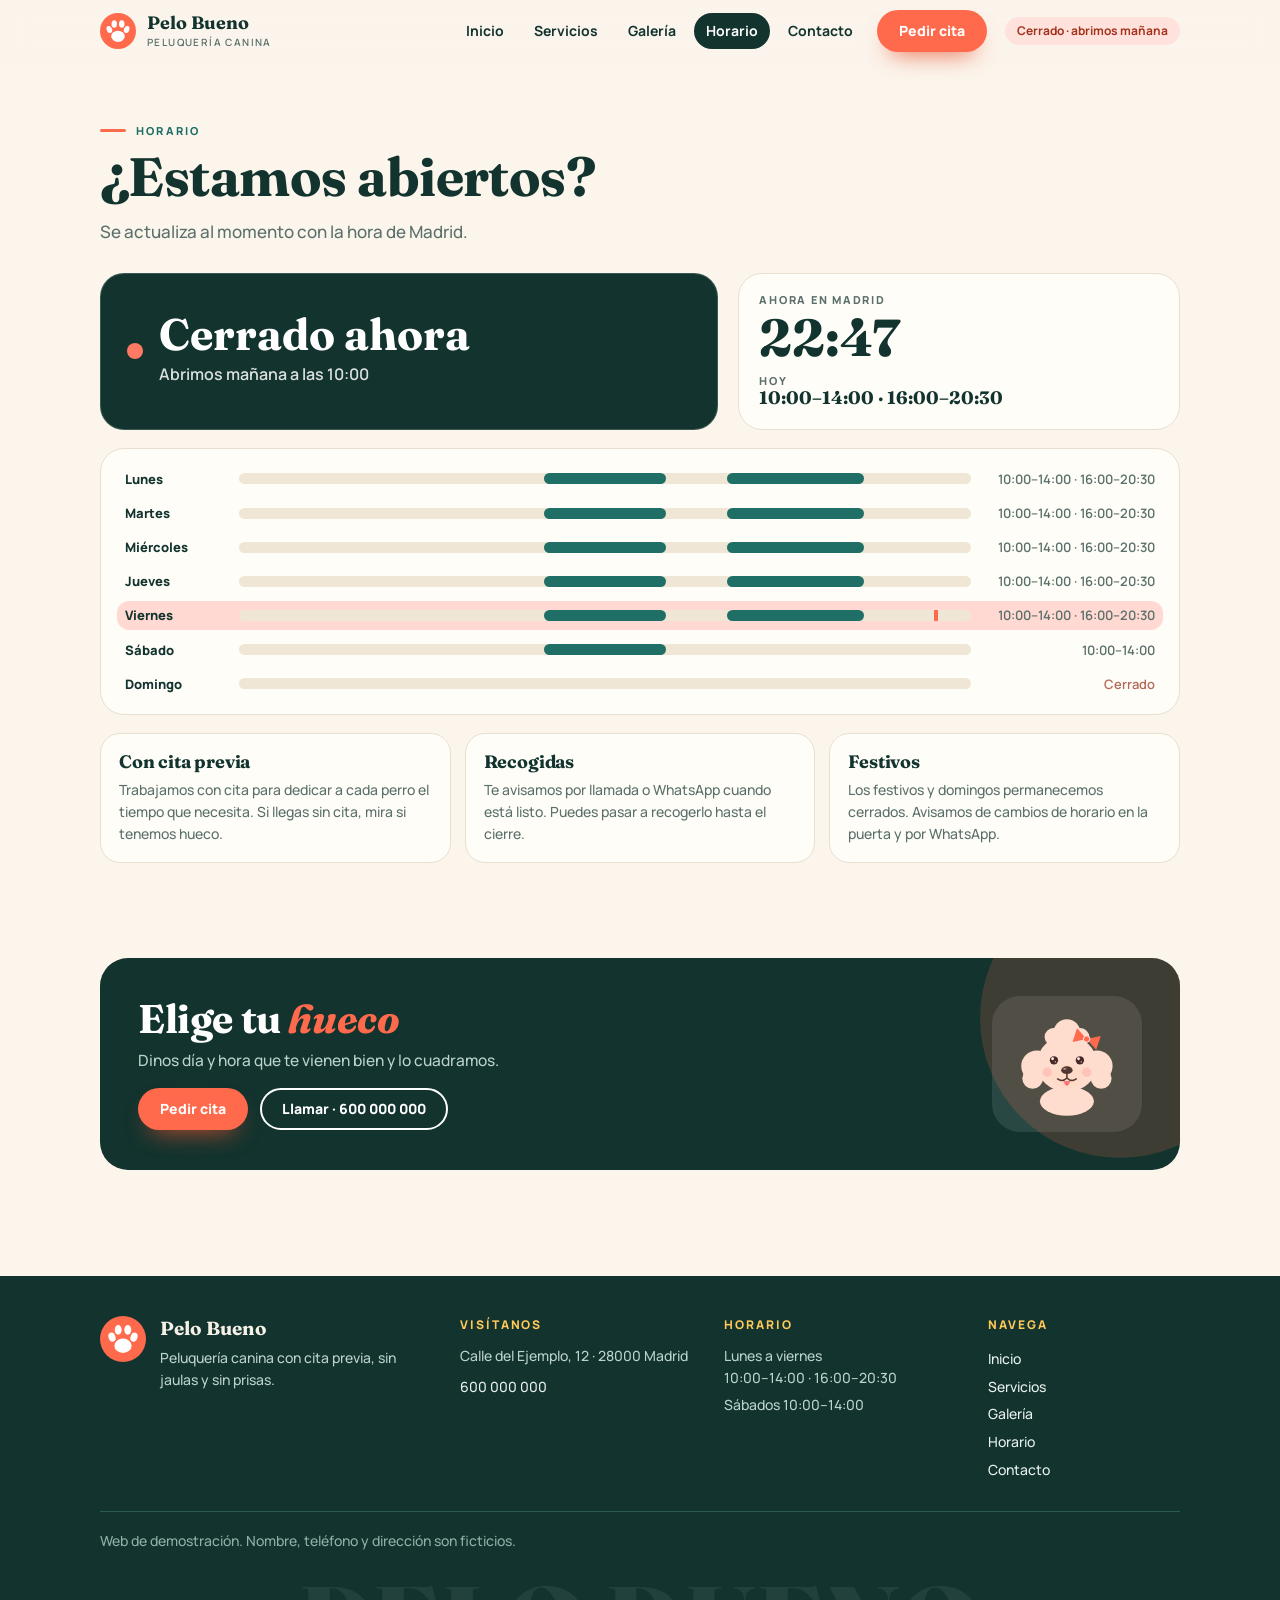
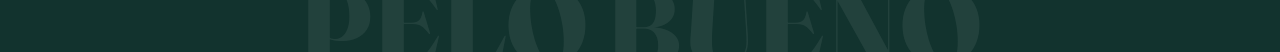
<file: horario.html>
<!doctype html>
<html lang="es"><head>
<meta charset="utf-8"><meta name="viewport" content="width=device-width,initial-scale=1">
<title>Horario · Pelo Bueno</title>
<meta name="description" content="Horario de apertura de Pelo Bueno, peluquería canina. Consulta si estamos abiertos ahora mismo.">
<meta name="robots" content="noindex">
<meta name="theme-color" content="#fbf5ec">
<link rel="icon" href="favicon.svg" type="image/svg+xml">
<link rel="preconnect" href="https://fonts.googleapis.com"><link rel="preconnect" href="https://fonts.gstatic.com" crossorigin>
<link href="https://fonts.googleapis.com/css2?family=Fraunces:opsz,wght@9..144,500;9..144,700;9..144,800&family=Manrope:wght@400;500;600;700;800&display=swap" rel="stylesheet">
<link rel="stylesheet" href="styles.css?v=1">
</head><body data-page="horario">
<a class="skip" href="#main">Saltar al contenido</a>
<header class="bar"><div class="wrap bar-in">
<a class="brand" href="index.html" aria-label="Pelo Bueno, inicio"><svg class="logo" viewBox="0 0 48 48" aria-hidden="true"><circle cx="24" cy="24" r="24" fill="#ff6a4d"/><g fill="#fff"><ellipse cx="24" cy="31" rx="9" ry="7.5"/><ellipse cx="12.5" cy="22" rx="3.6" ry="4.8" transform="rotate(-20 12.5 22)"/><ellipse cx="35.5" cy="22" rx="3.6" ry="4.8" transform="rotate(20 35.5 22)"/><ellipse cx="19" cy="14.5" rx="3.6" ry="5"/><ellipse cx="29" cy="14.5" rx="3.6" ry="5"/></g></svg><span>Pelo Bueno<small>peluquería canina</small></span></a>
<nav class="nav" id="nav" aria-label="Principal"><a href="index.html">Inicio</a><a href="servicios.html">Servicios</a><a href="galeria.html">Galería</a><a href="horario.html" class=on aria-current=page>Horario</a><a href="contacto.html">Contacto</a><a class="btn btn-coral nav-cta" href="contacto.html">Pedir cita</a></nav>
<span class="pill" data-open-badge>Cargando…</span>
<button class="menu-toggle" aria-expanded="false" aria-controls="nav" aria-label="Abrir menú"><i></i><i></i><i></i></button>
</div></header>
<div class="progress" aria-hidden="true"></div>
<main id="main">

<section class="page-h"><div class="wrap"><p class="eyebrow reveal">Horario</p><h1 class="reveal">¿Estamos abiertos?</h1><p class="lead reveal">Se actualiza al momento con la hora de Madrid.</p></div></section>
<section class="sec tight"><div class="wrap hor">
<div class="door big reveal" data-door><span class="dot"></span><div><b data-door-title>Cargando…</b><small data-door-sub></small><em data-door-extra></em></div></div>
<div class="clockcard reveal"><p class="lbl">Ahora en Madrid</p><p class="clock" data-clock>--:--</p><p class="lbl">Hoy</p><p class="today" data-today>—</p></div>
</div>
<div class="wrap"><div class="timeline reveal" data-timeline></div>
<div class="hnotes">
<div class="reveal"><h3>Con cita previa</h3><p>Trabajamos con cita para dedicar a cada perro el tiempo que necesita. Si llegas sin cita, mira si tenemos hueco.</p></div>
<div class="reveal"><h3>Recogidas</h3><p>Te avisamos por llamada o WhatsApp cuando está listo. Puedes pasar a recogerlo hasta el cierre.</p></div>
<div class="reveal"><h3>Festivos</h3><p>Los festivos y domingos permanecemos cerrados. Avisamos de cambios de horario en la puerta y por WhatsApp.</p></div>
</div></div></section>
<section class="sec status-sec"><div class="wrap status reveal">
<div class="status-cta"><h2>Elige tu <em>hueco</em></h2><p>Dinos día y hora que te vienen bien y lo cuadramos.</p><div class="cta"><a class="btn btn-coral" href="contacto.html">Pedir cita</a><a class="btn btn-ghost" href="tel:+34600000000">Llamar · 600 000 000</a></div></div>
<div class="dogcard small"><svg class="dog " viewBox="0 0 200 200" role="img" aria-label="Perro sonriendo"><ellipse cx="100" cy="172" rx="52" ry="28" fill="#fff6ea"/><circle cx="42" cy="104" r="30" fill="#fff6ea"/><circle cx="158" cy="104" r="30" fill="#fff6ea"/><circle cx="34" cy="128" r="20" fill="#fff6ea"/><circle cx="166" cy="128" r="20" fill="#fff6ea"/><ellipse cx="100" cy="100" rx="58" ry="54" fill="#fff6ea"/><circle cx="100" cy="40" r="26" fill="#fff6ea"/><circle cx="74" cy="48" r="17" fill="#fff6ea"/><circle cx="126" cy="48" r="17" fill="#fff6ea"/><circle cx="100" cy="56" r="14" fill="#fff6ea"/><ellipse cx="100" cy="124" rx="31" ry="23" fill="#fff3e0"/><circle cx="62" cy="116" r="9" fill="#ff9aa2" opacity=".35"/><circle cx="138" cy="116" r="9" fill="#ff9aa2" opacity=".35"/><ellipse cx="100" cy="112" rx="11" ry="7.5" fill="#2b2b2b"/><ellipse cx="96" cy="109.5" rx="3.4" ry="1.8" fill="#fff" opacity=".55"/><path d="M100 119 v8 M100 127 q-9 9 -18 2 M100 127 q9 9 18 2" stroke="#2b2b2b" stroke-width="3" fill="none" stroke-linecap="round"/><path d="M93 133 q7 18 14 0 z" fill="#ff7f8e"/><path d="M100 134 v7" stroke="#e85d70" stroke-width="1.6"/><g class="eye"><circle cx="75" cy="93" r="8" fill="#1c1c1c"/><circle cx="72.4" cy="90" r="2.8" fill="#fff"/><circle cx="77.6" cy="96" r="1.3" fill="#fff"/></g><g class="eye"><circle cx="125" cy="93" r="8" fill="#1c1c1c"/><circle cx="122.4" cy="90" r="2.8" fill="#fff"/><circle cx="127.6" cy="96" r="1.3" fill="#fff"/></g><g transform="translate(138 52) rotate(18)"><path d="M0 0 L-24 -14 L-24 14 Z M0 0 L24 -14 L24 14 Z" fill="#ff6a4d"/><circle r="6" fill="#ff6a4d" stroke="#fff" stroke-width="2"/></g></svg></div>
</div></section>
</main>
<footer class="foot dark"><div class="wrap">
<div class="foot-top">
<div class="foot-brand"><svg class="logo" viewBox="0 0 48 48" aria-hidden="true"><circle cx="24" cy="24" r="24" fill="#ff6a4d"/><g fill="#fff"><ellipse cx="24" cy="31" rx="9" ry="7.5"/><ellipse cx="12.5" cy="22" rx="3.6" ry="4.8" transform="rotate(-20 12.5 22)"/><ellipse cx="35.5" cy="22" rx="3.6" ry="4.8" transform="rotate(20 35.5 22)"/><ellipse cx="19" cy="14.5" rx="3.6" ry="5"/><ellipse cx="29" cy="14.5" rx="3.6" ry="5"/></g></svg><div><b>Pelo Bueno</b><p>Peluquería canina con cita previa, sin jaulas y sin prisas.</p></div></div>
<div><h4>Visítanos</h4><p>Calle del Ejemplo, 12 · 28000 Madrid</p><p><a href="tel:+34600000000">600 000 000</a></p></div>
<div><h4>Horario</h4><p>Lunes a viernes<br>10:00–14:00 · 16:00–20:30</p><p>Sábados 10:00–14:00</p></div>
<div><h4>Navega</h4><a href="index.html">Inicio</a><a href="servicios.html">Servicios</a><a href="galeria.html">Galería</a><a href="horario.html">Horario</a><a href="contacto.html">Contacto</a></div>
</div>
<p class="demo">Web de demostración. Nombre, teléfono y dirección son ficticios.</p>
</div>
<div class="giant" aria-hidden="true">PELO BUENO</div>
</footer>
<div class="dock"><a href="tel:+34600000000">Llamar</a><a class="hot" href="contacto.html">Pedir cita</a><a href="horario.html">Horario</a></div>
<script src="script.js?v=1"></script>
</body></html>
</file>
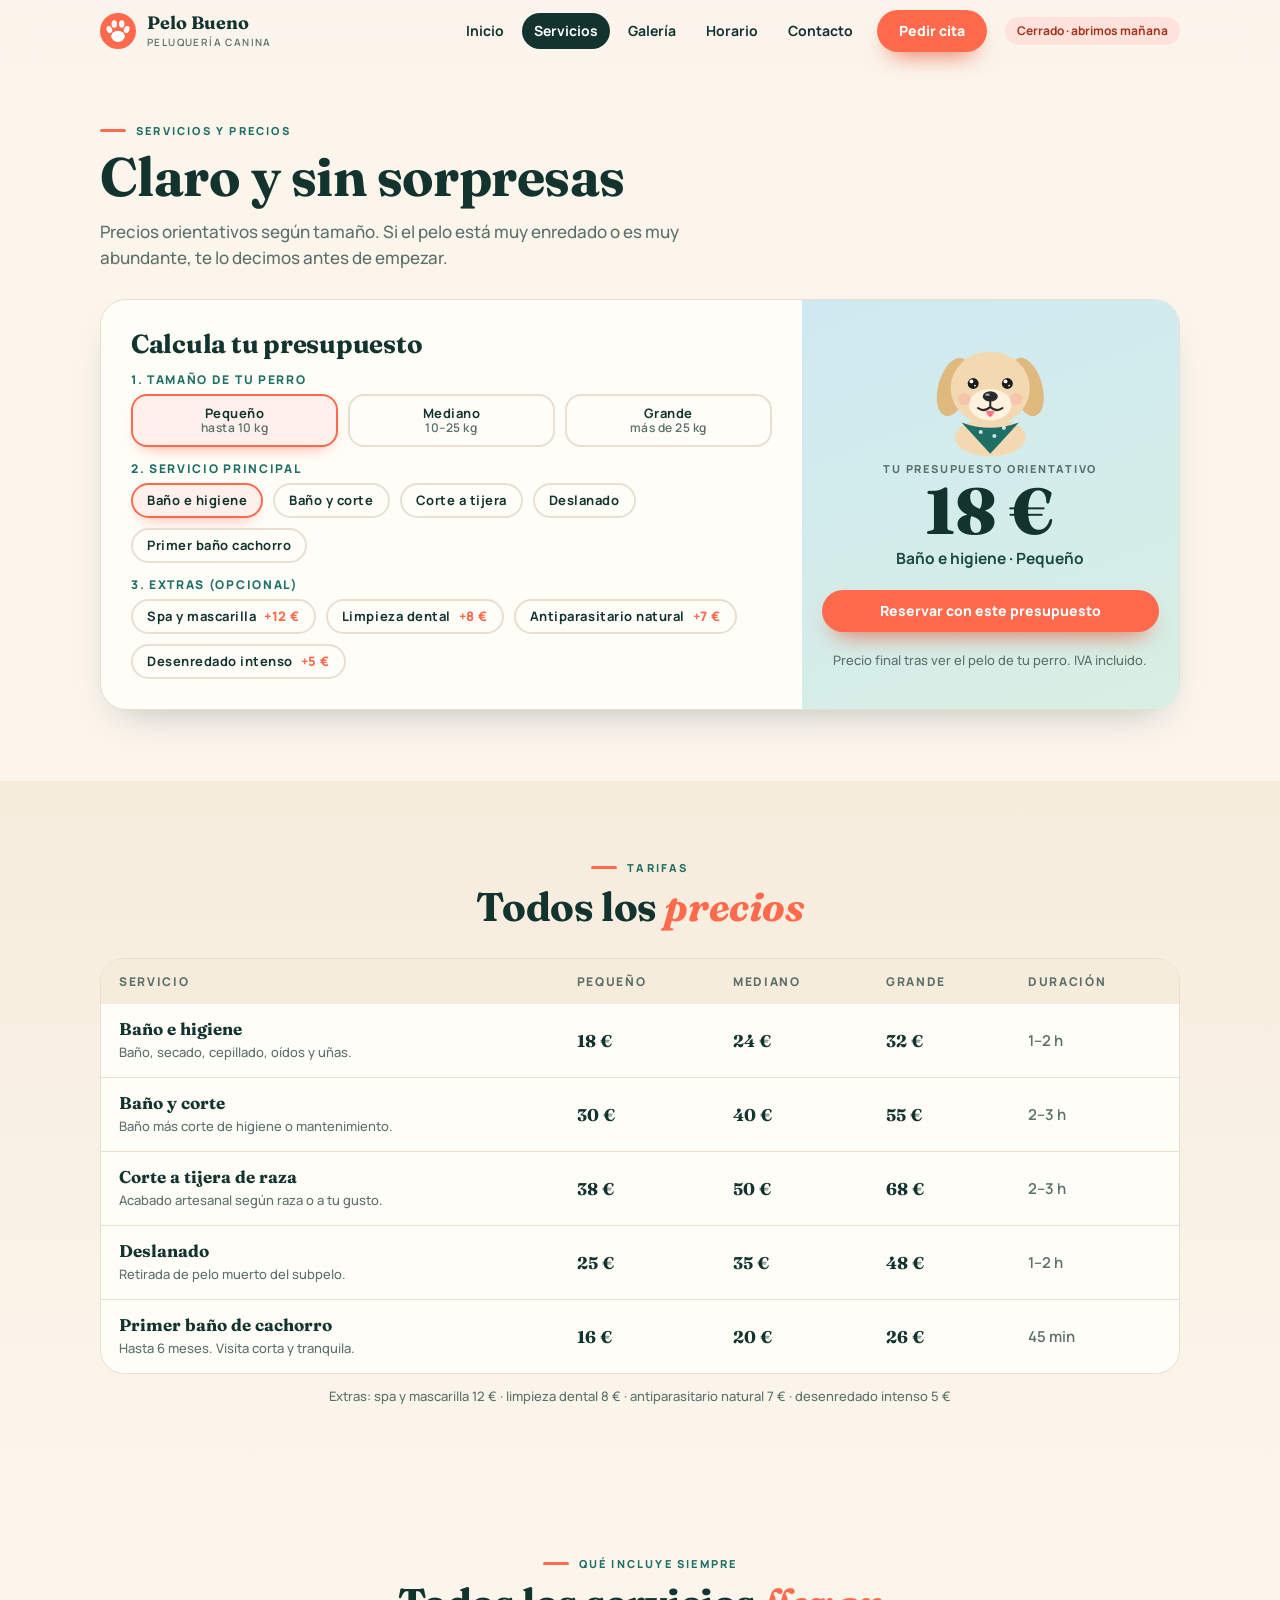
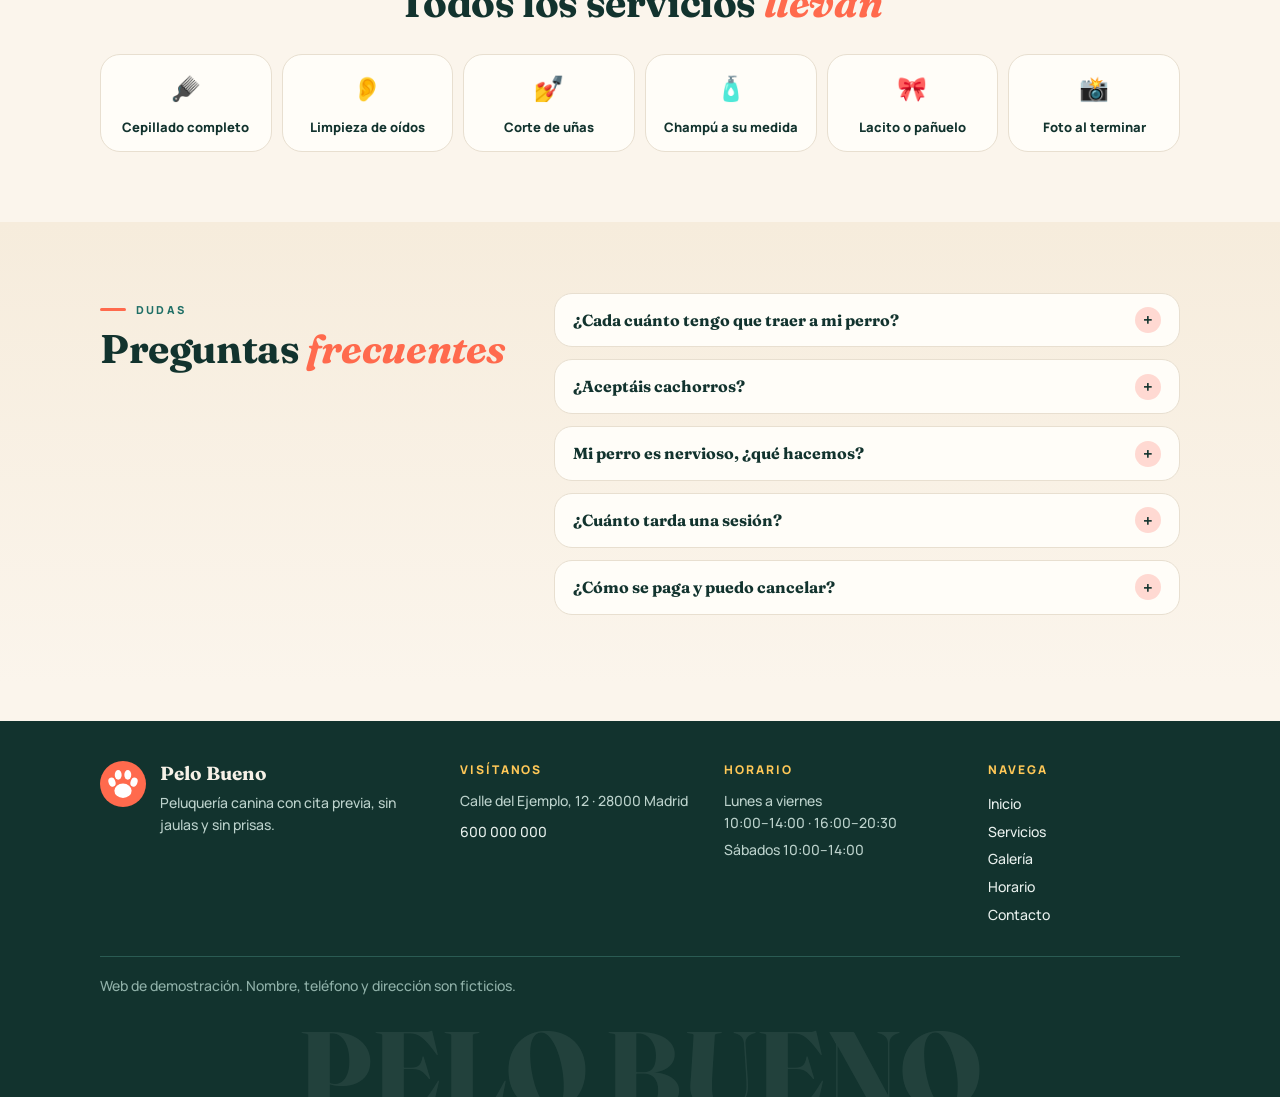
<file: servicios.html>
<!doctype html>
<html lang="es"><head>
<meta charset="utf-8"><meta name="viewport" content="width=device-width,initial-scale=1">
<title>Servicios y precios · Pelo Bueno</title>
<meta name="description" content="Precios de baño, corte a tijera, deslanado y spa canino. Calcula tu presupuesto al momento.">
<meta name="robots" content="noindex">
<meta name="theme-color" content="#fbf5ec">
<link rel="icon" href="favicon.svg" type="image/svg+xml">
<link rel="preconnect" href="https://fonts.googleapis.com"><link rel="preconnect" href="https://fonts.gstatic.com" crossorigin>
<link href="https://fonts.googleapis.com/css2?family=Fraunces:opsz,wght@9..144,500;9..144,700;9..144,800&family=Manrope:wght@400;500;600;700;800&display=swap" rel="stylesheet">
<link rel="stylesheet" href="styles.css?v=1">
</head><body data-page="servicios">
<a class="skip" href="#main">Saltar al contenido</a>
<header class="bar"><div class="wrap bar-in">
<a class="brand" href="index.html" aria-label="Pelo Bueno, inicio"><svg class="logo" viewBox="0 0 48 48" aria-hidden="true"><circle cx="24" cy="24" r="24" fill="#ff6a4d"/><g fill="#fff"><ellipse cx="24" cy="31" rx="9" ry="7.5"/><ellipse cx="12.5" cy="22" rx="3.6" ry="4.8" transform="rotate(-20 12.5 22)"/><ellipse cx="35.5" cy="22" rx="3.6" ry="4.8" transform="rotate(20 35.5 22)"/><ellipse cx="19" cy="14.5" rx="3.6" ry="5"/><ellipse cx="29" cy="14.5" rx="3.6" ry="5"/></g></svg><span>Pelo Bueno<small>peluquería canina</small></span></a>
<nav class="nav" id="nav" aria-label="Principal"><a href="index.html">Inicio</a><a href="servicios.html" class=on aria-current=page>Servicios</a><a href="galeria.html">Galería</a><a href="horario.html">Horario</a><a href="contacto.html">Contacto</a><a class="btn btn-coral nav-cta" href="contacto.html">Pedir cita</a></nav>
<span class="pill" data-open-badge>Cargando…</span>
<button class="menu-toggle" aria-expanded="false" aria-controls="nav" aria-label="Abrir menú"><i></i><i></i><i></i></button>
</div></header>
<div class="progress" aria-hidden="true"></div>
<main id="main">

<section class="page-h"><div class="wrap"><p class="eyebrow reveal">Servicios y precios</p><h1 class="reveal">Claro y sin sorpresas</h1><p class="lead reveal">Precios orientativos según tamaño. Si el pelo está muy enredado o es muy abundante, te lo decimos antes de empezar.</p></div></section>

<section class="sec tight"><div class="wrap">
<div class="calc reveal" data-calc>
<div class="calc-form">
<h2>Calcula tu presupuesto</h2>
<fieldset><legend>1. Tamaño de tu perro</legend>
<div class="seg" role="radiogroup">
<label><input type="radio" name="size" value="0" checked><span><b>Pequeño</b><small>hasta 10 kg</small></span></label>
<label><input type="radio" name="size" value="1"><span><b>Mediano</b><small>10–25 kg</small></span></label>
<label><input type="radio" name="size" value="2"><span><b>Grande</b><small>más de 25 kg</small></span></label>
</div></fieldset>
<fieldset><legend>2. Servicio principal</legend>
<div class="opts">
<label><input type="radio" name="svc" value="0" checked><span>Baño e higiene</span></label>
<label><input type="radio" name="svc" value="1"><span>Baño y corte</span></label>
<label><input type="radio" name="svc" value="2"><span>Corte a tijera</span></label>
<label><input type="radio" name="svc" value="3"><span>Deslanado</span></label>
<label><input type="radio" name="svc" value="4"><span>Primer baño cachorro</span></label>
</div></fieldset>
<fieldset><legend>3. Extras (opcional)</legend>
<div class="opts">
<label><input type="checkbox" name="ex" value="12"><span>Spa y mascarilla <i>+12 €</i></span></label>
<label><input type="checkbox" name="ex" value="8"><span>Limpieza dental <i>+8 €</i></span></label>
<label><input type="checkbox" name="ex" value="7"><span>Antiparasitario natural <i>+7 €</i></span></label>
<label><input type="checkbox" name="ex" value="5"><span>Desenredado intenso <i>+5 €</i></span></label>
</div></fieldset>
</div>
<aside class="calc-out"><div class="dogcard"><svg class="dog " viewBox="0 0 200 200" role="img" aria-label="Perro contento"><ellipse cx="100" cy="172" rx="52" ry="28" fill="#f3d9b1"/><ellipse cx="46" cy="98" rx="22" ry="44" transform="rotate(16 46 98)" fill="#e0b97f"/><ellipse cx="154" cy="98" rx="22" ry="44" transform="rotate(-16 154 98)" fill="#e0b97f"/><ellipse cx="100" cy="100" rx="58" ry="54" fill="#f3d9b1"/><ellipse cx="100" cy="124" rx="31" ry="23" fill="#fff3e0"/><circle cx="62" cy="116" r="9" fill="#ff9aa2" opacity=".35"/><circle cx="138" cy="116" r="9" fill="#ff9aa2" opacity=".35"/><ellipse cx="100" cy="112" rx="11" ry="7.5" fill="#2b2b2b"/><ellipse cx="96" cy="109.5" rx="3.4" ry="1.8" fill="#fff" opacity=".55"/><path d="M100 119 v8 M100 127 q-9 9 -18 2 M100 127 q9 9 18 2" stroke="#2b2b2b" stroke-width="3" fill="none" stroke-linecap="round"/><path d="M93 133 q7 18 14 0 z" fill="#ff7f8e"/><path d="M100 134 v7" stroke="#e85d70" stroke-width="1.6"/><g class="eye"><circle cx="75" cy="93" r="8" fill="#1c1c1c"/><circle cx="72.4" cy="90" r="2.8" fill="#fff"/><circle cx="77.6" cy="96" r="1.3" fill="#fff"/></g><g class="eye"><circle cx="125" cy="93" r="8" fill="#1c1c1c"/><circle cx="122.4" cy="90" r="2.8" fill="#fff"/><circle cx="127.6" cy="96" r="1.3" fill="#fff"/></g><path d="M58 150 Q100 166 142 150 L100 196 Z" fill="#1f6f66"/><circle cx="86" cy="164" r="3" fill="#fff" opacity=".8"/><circle cx="106" cy="170" r="3" fill="#fff" opacity=".8"/><circle cx="120" cy="158" r="3" fill="#fff" opacity=".8"/></svg></div>
<p class="lbl">Tu presupuesto orientativo</p>
<p class="total"><span data-total>18</span> €</p>
<p class="sub" data-summary>Baño e higiene · Pequeño</p>
<a class="btn btn-coral wide" data-wa href="contacto.html">Reservar con este presupuesto</a>
<p class="fine">Precio final tras ver el pelo de tu perro. IVA incluido.</p></aside>
</div>
</div></section>

<section class="sec soft"><div class="wrap">
<header class="sec-h reveal"><p class="eyebrow">Tarifas</p><h2>Todos los <em>precios</em></h2></header>
<div class="table-wrap reveal"><table class="prices"><thead><tr><th>Servicio</th><th>Pequeño</th><th>Mediano</th><th>Grande</th><th>Duración</th></tr></thead><tbody><tr id="bano"><th scope="row"><b>Baño e higiene</b><span>Baño, secado, cepillado, oídos y uñas.</span></th><td data-l="Pequeño">18 €</td><td data-l="Mediano">24 €</td><td data-l="Grande">32 €</td><td data-l="Tiempo">1–2 h</td></tr><tr id="corte"><th scope="row"><b>Baño y corte</b><span>Baño más corte de higiene o mantenimiento.</span></th><td data-l="Pequeño">30 €</td><td data-l="Mediano">40 €</td><td data-l="Grande">55 €</td><td data-l="Tiempo">2–3 h</td></tr><tr id="tijera"><th scope="row"><b>Corte a tijera de raza</b><span>Acabado artesanal según raza o a tu gusto.</span></th><td data-l="Pequeño">38 €</td><td data-l="Mediano">50 €</td><td data-l="Grande">68 €</td><td data-l="Tiempo">2–3 h</td></tr><tr id="deslanado"><th scope="row"><b>Deslanado</b><span>Retirada de pelo muerto del subpelo.</span></th><td data-l="Pequeño">25 €</td><td data-l="Mediano">35 €</td><td data-l="Grande">48 €</td><td data-l="Tiempo">1–2 h</td></tr><tr id="cachorros"><th scope="row"><b>Primer baño de cachorro</b><span>Hasta 6 meses. Visita corta y tranquila.</span></th><td data-l="Pequeño">16 €</td><td data-l="Mediano">20 €</td><td data-l="Grande">26 €</td><td data-l="Tiempo">45 min</td></tr></tbody></table></div>
<p class="fine center reveal">Extras: spa y mascarilla 12 € · limpieza dental 8 € · antiparasitario natural 7 € · desenredado intenso 5 €</p>
</div></section>

<section class="sec"><div class="wrap">
<header class="sec-h reveal"><p class="eyebrow">Qué incluye siempre</p><h2>Todos los servicios <em>llevan</em></h2></header>
<ul class="incl">
<li class="reveal"><span>🪮</span>Cepillado completo</li><li class="reveal"><span>👂</span>Limpieza de oídos</li><li class="reveal"><span>💅</span>Corte de uñas</li><li class="reveal"><span>🧴</span>Champú a su medida</li><li class="reveal"><span>🎀</span>Lacito o pañuelo</li><li class="reveal"><span>📸</span>Foto al terminar</li>
</ul></div></section>

<section class="sec soft"><div class="wrap faq-wrap">
<header class="sec-h reveal left"><p class="eyebrow">Dudas</p><h2>Preguntas <em>frecuentes</em></h2></header>
<div class="faq"><details class="reveal"><summary>¿Cada cuánto tengo que traer a mi perro?</summary><p>Depende del pelo. Como orientación, cada 4–6 semanas para razas de pelo largo o rizado y cada 2–3 meses para pelo corto. Te lo afinamos en la primera visita.</p></details><details class="reveal"><summary>¿Aceptáis cachorros?</summary><p>Sí, a partir de que tengan puestas las primeras vacunas. Hacemos un primer baño corto y tranquilo para que pierdan el miedo.</p></details><details class="reveal"><summary>Mi perro es nervioso, ¿qué hacemos?</summary><p>Trabajamos con un solo perro a la vez, sin jaulas, y paramos las veces que haga falta. Cuéntanoslo al pedir la cita y reservamos más tiempo.</p></details><details class="reveal"><summary>¿Cuánto tarda una sesión?</summary><p>Entre 1 y 3 horas según tamaño, pelo y servicio. Al reservar te damos una hora estimada de recogida y te avisamos cuando está listo.</p></details><details class="reveal"><summary>¿Cómo se paga y puedo cancelar?</summary><p>Se paga al recoger, en efectivo o con tarjeta. Puedes cambiar o cancelar la cita avisando con 24 horas.</p></details></div></div></section>
</main>
<footer class="foot dark"><div class="wrap">
<div class="foot-top">
<div class="foot-brand"><svg class="logo" viewBox="0 0 48 48" aria-hidden="true"><circle cx="24" cy="24" r="24" fill="#ff6a4d"/><g fill="#fff"><ellipse cx="24" cy="31" rx="9" ry="7.5"/><ellipse cx="12.5" cy="22" rx="3.6" ry="4.8" transform="rotate(-20 12.5 22)"/><ellipse cx="35.5" cy="22" rx="3.6" ry="4.8" transform="rotate(20 35.5 22)"/><ellipse cx="19" cy="14.5" rx="3.6" ry="5"/><ellipse cx="29" cy="14.5" rx="3.6" ry="5"/></g></svg><div><b>Pelo Bueno</b><p>Peluquería canina con cita previa, sin jaulas y sin prisas.</p></div></div>
<div><h4>Visítanos</h4><p>Calle del Ejemplo, 12 · 28000 Madrid</p><p><a href="tel:+34600000000">600 000 000</a></p></div>
<div><h4>Horario</h4><p>Lunes a viernes<br>10:00–14:00 · 16:00–20:30</p><p>Sábados 10:00–14:00</p></div>
<div><h4>Navega</h4><a href="index.html">Inicio</a><a href="servicios.html">Servicios</a><a href="galeria.html">Galería</a><a href="horario.html">Horario</a><a href="contacto.html">Contacto</a></div>
</div>
<p class="demo">Web de demostración. Nombre, teléfono y dirección son ficticios.</p>
</div>
<div class="giant" aria-hidden="true">PELO BUENO</div>
</footer>
<div class="dock"><a href="tel:+34600000000">Llamar</a><a class="hot" href="contacto.html">Pedir cita</a><a href="horario.html">Horario</a></div>
<script src="script.js?v=1"></script>
</body></html>
</file>
<file: styles.css>
:root{--cream:#fbf5ec;--paper:#fffdf8;--ink:#12332e;--ink2:#1b4a43;--teal:#1f6f66;--coral:#ff6a4d;--coral2:#e5502f;--sun:#ffc857;--sky:#cfe9f2;--mint:#d8efe3;--blush:#ffd9d2;--mute:#5b706b;--line:#e8dfd0;--r:22px;--shadow:0 18px 40px -22px rgba(18,51,46,.35);--ease:cubic-bezier(.2,.7,.2,1);
--bg:var(--cream);--fg:var(--ink);--card:var(--paper)}
*{box-sizing:border-box}html{overflow-x:clip;scroll-behavior:smooth;-webkit-text-size-adjust:100%}
body{margin:0;background:var(--bg);color:var(--fg);font:500 17px/1.6 'Manrope',system-ui,sans-serif;overflow-x:hidden}
img,svg{max-width:100%;display:block}a{color:inherit}h1,h2,h3,h4{font-family:'Fraunces',Georgia,serif;font-weight:700;line-height:1.08;margin:0;letter-spacing:-.01em}
em{font-style:italic;color:var(--coral)}p{margin:0}
.wrap{width:min(1180px,100% - 40px);margin-inline:auto}
.skip{position:absolute;left:-999px;top:8px;background:var(--ink);color:#fff;padding:10px 14px;border-radius:10px;z-index:99}.skip:focus{left:8px}
:focus-visible{outline:3px solid var(--coral);outline-offset:3px;border-radius:8px}

/* header */
.bar{position:sticky;top:0;z-index:50;background:rgba(251,245,236,.82);backdrop-filter:blur(14px);-webkit-backdrop-filter:blur(14px);border-bottom:1px solid transparent;transition:.3s}
.bar.scrolled{border-color:var(--line);box-shadow:0 10px 30px -24px rgba(18,51,46,.5)}
.bar-in{display:flex;align-items:center;gap:18px;height:72px}
.brand{display:flex;align-items:center;gap:11px;text-decoration:none;margin-right:auto}
.brand .logo{width:42px;height:42px;transition:transform .5s var(--ease)}.brand:hover .logo{transform:rotate(-14deg) scale(1.08)}
.brand span{font:700 20px/1 'Fraunces',serif;display:flex;flex-direction:column}.brand small{font:600 11px/1.4 'Manrope';letter-spacing:.14em;text-transform:uppercase;color:var(--mute);margin-top:3px}
.nav{display:flex;align-items:center;gap:6px}
.nav a:not(.btn){text-decoration:none;font-weight:700;font-size:15px;padding:9px 14px;border-radius:99px;transition:.25s}
.nav a:not(.btn):hover{background:var(--blush)}.nav a.on{background:var(--ink);color:#fff}
.nav-cta{margin-left:6px}
.pill{font:700 12px/1 'Manrope';padding:8px 12px;border-radius:99px;background:#eee;white-space:nowrap}
.pill.is-open{background:#d7f2df;color:#0d6b32}.pill.is-closed{background:#ffe2dc;color:#a3321c}
.menu-toggle{display:none;width:44px;height:44px;border:0;background:var(--ink);border-radius:14px;cursor:pointer;flex-direction:column;gap:5px;align-items:center;justify-content:center}
.menu-toggle i{width:20px;height:2px;background:#fff;border-radius:2px;transition:.3s}
.menu-toggle[aria-expanded=true] i:nth-child(1){transform:translateY(7px) rotate(45deg)}.menu-toggle[aria-expanded=true] i:nth-child(2){opacity:0}.menu-toggle[aria-expanded=true] i:nth-child(3){transform:translateY(-7px) rotate(-45deg)}
.progress{position:fixed;left:0;top:0;height:3px;width:100%;background:var(--coral);transform:scaleX(0);transform-origin:0 50%;z-index:60}

/* botones */
.btn{display:inline-flex;align-items:center;justify-content:center;gap:8px;font:800 15px/1 'Manrope';padding:15px 24px;border-radius:99px;border:2px solid transparent;text-decoration:none;cursor:pointer;transition:transform .25s var(--ease),box-shadow .25s,background .25s}
.btn:hover{transform:translateY(-3px)}.btn:active{transform:scale(.97)}
.btn-coral{background:var(--coral);color:#fff;box-shadow:0 12px 24px -12px var(--coral2)}.btn-coral:hover{background:var(--coral2);box-shadow:0 18px 28px -12px var(--coral2)}
.btn-ghost{border-color:currentColor;background:transparent}.btn-ink{background:var(--ink);color:#fff}
.btn.wide{width:100%}
.cta{display:flex;flex-wrap:wrap;gap:12px}.center{text-align:center;margin-top:36px}

/* tipografía común */
.eyebrow{font:800 12px/1 'Manrope';letter-spacing:.2em;text-transform:uppercase;color:var(--teal);display:inline-flex;align-items:center;gap:10px;margin-bottom:16px}
.eyebrow:before{content:"";width:26px;height:3px;border-radius:3px;background:var(--coral)}
.lead{font-size:clamp(17px,2vw,20px);color:var(--mute);max-width:56ch}
.sec{padding:clamp(64px,9vw,120px) 0}.sec.tight{padding-top:28px}.sec.soft{background:linear-gradient(180deg,#f6ecdc,#fbf5ec)}
.sec-h{max-width:720px;margin:0 auto 48px;text-align:center}.sec-h.left{text-align:left;margin:0 0 28px}
.sec-h h2,.status h2,.why h2{font-size:clamp(34px,5vw,56px)}.sec-h p:last-child{color:var(--mute);margin-top:16px}
.page-h{padding:clamp(48px,7vw,96px) 0 20px}.page-h h1{font-size:clamp(42px,7vw,84px);margin-bottom:18px}
.fine{font-size:13px;color:var(--mute);margin-top:12px}

/* hero */
.hero{padding:clamp(28px,5vw,64px) 0 clamp(36px,6vw,80px);position:relative}
.hero-in{display:grid;grid-template-columns:1.05fr .95fr;gap:30px;align-items:center}
.hero h1{font-size:clamp(44px,6.2vw,80px);margin:4px 0 22px}.hero h1 em{display:block;font-size:.5em;line-height:1.15;margin-top:12px;font-weight:600}
.hero .lead{margin-bottom:30px}
.mini{list-style:none;padding:0;margin:30px 0 0;display:flex;flex-wrap:wrap;gap:10px 22px;font-weight:700;font-size:14px;color:var(--teal)}
.mini li:before{content:"✓ ";color:var(--coral)}
.hero-vis{position:relative}.hero-art{width:100%;filter:drop-shadow(0 30px 40px rgba(18,51,46,.18))}
.blob{animation:morph 14s ease-in-out infinite;transform-origin:50% 50%}
@keyframes morph{0%,100%{transform:rotate(0) scale(1)}50%{transform:rotate(6deg) scale(1.03)}}
.float{animation:float 5s ease-in-out infinite}@keyframes float{50%{transform:translateY(-12px)}}
.bub{animation:rise 7s ease-in-out infinite;transform-box:fill-box;transform-origin:center}.b2{animation-delay:-2s;animation-duration:9s}.b3{animation-delay:-4s}.b4{animation-delay:-1s;animation-duration:6s}.b5{animation-delay:-5s}
@keyframes rise{0%,100%{transform:translateY(0) scale(1)}50%{transform:translateY(-26px) scale(1.12)}}
.par{transition:transform .25s ease-out}
.eye{transform-box:fill-box;transform-origin:center;animation:blink 5.5s infinite}@keyframes blink{0%,94%,100%{transform:scaleY(1)}97%{transform:scaleY(.1)}}
.chip{position:absolute;background:#fff;border-radius:99px;padding:10px 16px;font:800 13px/1 'Manrope';box-shadow:var(--shadow);animation:float 6s ease-in-out infinite}
.c1{left:-2%;top:18%}.c2{right:-1%;top:46%;animation-delay:-2s}.c3{left:8%;bottom:6%;animation-delay:-4s}

/* marquee */
.marquee{background:var(--ink);color:#fff;overflow:hidden;padding:18px 0;transform:rotate(-1.2deg);margin:12px 0}
.mq{display:flex;gap:28px;width:max-content;animation:mq 38s linear infinite;font:700 24px/1 'Fraunces',serif;align-items:center}
.mq span{white-space:nowrap}.mq i{font-style:normal;color:var(--coral);font-size:18px}
@keyframes mq{to{transform:translateX(-50%)}}

/* servicios */
.svc-grid{display:grid;grid-template-columns:repeat(3,1fr);gap:20px}
.svc{position:relative;background:var(--card);border:1px solid var(--line);border-radius:var(--r);padding:30px 26px 26px;text-decoration:none;display:flex;flex-direction:column;gap:10px;transition:box-shadow .3s,border-color .3s;transform-style:preserve-3d}
.svc:hover{box-shadow:var(--shadow);border-color:var(--coral)}
.svc .ic{width:54px;height:54px;border-radius:16px;background:var(--blush);display:grid;place-items:center;font-size:26px;margin-bottom:6px}
.svc:nth-child(3n+2) .ic{background:var(--sky)}.svc:nth-child(3n) .ic{background:var(--mint)}
.svc h3{font-size:24px}.svc p{color:var(--mute);font-size:15px;flex:1}.svc .from{font-size:14px;color:var(--mute)}.svc .from b{font:700 22px 'Fraunces';color:var(--ink)}
.svc .go{position:absolute;right:22px;bottom:22px;width:38px;height:38px;border-radius:50%;background:var(--ink);color:#fff;display:grid;place-items:center;transition:.3s}
.svc:hover .go{background:var(--coral);transform:translateX(4px)}

/* antes / después */
.ba{position:relative;max-width:640px;margin:0 auto;aspect-ratio:1/1;border-radius:32px;overflow:hidden;box-shadow:var(--shadow);--pos:50%;touch-action:pan-y;user-select:none}
.ba-img{position:absolute;inset:0;background:var(--bg);display:grid;place-items:center}.ba-img .dog{width:88%}
.ba-img.before{clip-path:inset(0 calc(100% - var(--pos)) 0 0)}
.ba-tag{position:absolute;top:16px;background:var(--ink);color:#fff;font:800 12px/1 'Manrope';letter-spacing:.12em;text-transform:uppercase;padding:9px 14px;border-radius:99px}
.after .ba-tag{right:16px}.before .ba-tag{left:16px}
.ba-handle{position:absolute;top:0;bottom:0;left:var(--pos);width:44px;margin-left:-22px;border:0;background:transparent;cursor:ew-resize;padding:0}
.ba-handle:before{content:"";position:absolute;left:50%;top:0;bottom:0;width:4px;margin-left:-2px;background:#fff;box-shadow:0 0 0 1px rgba(0,0,0,.08)}
.ba-handle span{position:absolute;left:50%;top:50%;width:46px;height:46px;margin:-23px 0 0 -23px;border-radius:50%;background:var(--coral);box-shadow:0 8px 20px rgba(0,0,0,.25);display:grid;place-items:center}
.ba-handle span:before{content:"◂ ▸";color:#fff;font-size:13px;letter-spacing:2px}

/* pasos */
.steps{list-style:none;padding:0;margin:0;display:grid;grid-template-columns:repeat(4,1fr);gap:22px;counter-reset:s;position:relative}
.step{position:relative;padding-top:8px}.step .n{width:56px;height:56px;border-radius:50%;background:var(--sun);display:grid;place-items:center;font:800 24px 'Fraunces';margin-bottom:18px;box-shadow:0 0 0 8px var(--cream)}
.step:nth-child(2) .n{background:var(--sky)}.step:nth-child(3) .n{background:var(--blush)}.step:nth-child(4) .n{background:var(--mint)}
.step h3{font-size:22px;margin-bottom:8px}.step p{font-size:15px;color:var(--mute)}
.steps:before{content:"";position:absolute;left:28px;right:28px;top:36px;height:0;border-top:3px dotted #d9ccb4;z-index:-1}

/* oscuro */
.dark{--bg:var(--ink);--fg:#f6f1e7;--mute:#a8c0ba;--line:#2a5b53;background:var(--ink);color:var(--fg)}
.dark .eyebrow{color:var(--sun)}.dark .lead{color:#bcd2cc}
.why-in{display:grid;grid-template-columns:1fr 1fr;gap:56px;align-items:center}
.why-list{list-style:none;margin:0;padding:0;display:grid;gap:14px}
.why-list li{background:rgba(255,255,255,.06);border:1px solid rgba(255,255,255,.12);border-radius:18px;padding:20px 24px;display:flex;flex-direction:column;gap:4px;transition:.3s}
.why-list li:hover{transform:translateX(8px);background:rgba(255,255,255,.1)}.why-list b{font:700 22px 'Fraunces';color:#fff}.why-list span{color:#bcd2cc;font-size:15px}

/* galería */
.strip{display:grid;grid-template-columns:repeat(6,1fr);gap:14px}
.mosaic{display:grid;grid-template-columns:repeat(4,1fr);gap:18px}
.tile{position:relative;border:0;padding:0;border-radius:24px;background:var(--bg);overflow:hidden;cursor:zoom-in;aspect-ratio:1/1.12;display:grid;place-items:center;transition:transform .4s var(--ease),box-shadow .4s;font:inherit;color:inherit}
.tile:hover{transform:translateY(-6px) rotate(-1deg);box-shadow:var(--shadow)}
.tile .dog{width:84%;transition:transform .5s var(--ease)}.tile:hover .dog{transform:scale(1.07) rotate(2deg)}
.tile .deco{position:absolute;inset:0;background:radial-gradient(circle at 18% 22%,rgba(255,255,255,.7) 0 9%,transparent 10%),radial-gradient(circle at 84% 70%,rgba(255,255,255,.55) 0 7%,transparent 8%),radial-gradient(circle at 70% 14%,rgba(255,255,255,.5) 0 4%,transparent 5%)}
.cap{position:absolute;left:10px;right:10px;bottom:10px;background:rgba(255,253,248,.92);backdrop-filter:blur(6px);border-radius:14px;padding:9px 12px;text-align:left;display:flex;flex-direction:column;transform:translateY(8px);opacity:0;transition:.3s}
.tile:hover .cap,.tile:focus-visible .cap{transform:none;opacity:1}.cap b{font:700 16px 'Fraunces'}.cap i{font-style:normal;font-size:12px;color:var(--mute);font-weight:700}
.strip .tile{aspect-ratio:1/1.25}.strip .cap{display:none}
.filters{display:flex;flex-wrap:wrap;gap:10px;margin-bottom:28px}
.fbtn{font:800 14px/1 'Manrope';padding:12px 20px;border-radius:99px;border:2px solid var(--line);background:var(--paper);cursor:pointer;transition:.25s}
.fbtn:hover{border-color:var(--coral)}.fbtn.on{background:var(--ink);color:#fff;border-color:var(--ink)}
.tile.hide{display:none}.empty{text-align:center;color:var(--mute);padding:40px}
.lb{position:fixed;inset:0;background:rgba(10,30,27,.88);display:none;place-items:center;z-index:90;padding:20px;backdrop-filter:blur(6px)}
.lb.on{display:grid;animation:fade .25s}@keyframes fade{from{opacity:0}}
.lb-card{background:var(--bg);width:min(560px,100%);border-radius:30px;padding:24px;text-align:center;position:relative}
.lb-card .dog{width:88%;margin:0 auto}.lb-card p{font:700 26px 'Fraunces';margin-top:6px}.lb-card small{display:block;color:var(--mute);font-weight:700;margin-top:2px}
.lb button{position:absolute;border:0;width:46px;height:46px;border-radius:50%;background:#fff;font-size:20px;cursor:pointer;box-shadow:0 8px 20px rgba(0,0,0,.2)}
.lb .x{top:-14px;right:-6px}.lb .pv{left:-10px;top:45%}.lb .nx{right:-10px;top:45%}

/* faq */
.faq-wrap{display:grid;grid-template-columns:.8fr 1.2fr;gap:56px;align-items:start}
.faq{display:grid;gap:12px}
details{background:var(--paper);border:1px solid var(--line);border-radius:18px;padding:4px 22px;transition:.25s}
details[open]{border-color:var(--coral);box-shadow:var(--shadow)}
summary{list-style:none;cursor:pointer;font:700 19px/1.3 'Fraunces',serif;padding:18px 36px 18px 0;position:relative}
summary::-webkit-details-marker{display:none}
summary:after{content:"+";position:absolute;right:0;top:50%;transform:translateY(-50%);width:30px;height:30px;border-radius:50%;background:var(--blush);display:grid;place-items:center;font:700 20px/1 'Manrope';transition:.3s}
details[open] summary:after{content:"–";background:var(--coral);color:#fff;transform:translateY(-50%) rotate(180deg)}
details p{padding:0 0 20px;color:var(--mute)}

/* estado / cta */
.status-sec{padding-top:40px}
.status{background:var(--ink);color:#fff;border-radius:36px;padding:clamp(28px,5vw,60px);display:grid;grid-template-columns:auto 1fr;gap:36px;align-items:center;position:relative;overflow:hidden}
.status:before{content:"";position:absolute;right:-80px;top:-80px;width:280px;height:280px;border-radius:50%;background:var(--coral);opacity:.18}
.status p{color:#bcd2cc;margin:12px 0 22px}.status .btn-ghost{color:#fff}
.door{display:flex;align-items:center;gap:16px;background:rgba(255,255,255,.08);border:1px solid rgba(255,255,255,.18);border-radius:24px;padding:22px 28px;min-width:260px}
.door .dot{width:16px;height:16px;border-radius:50%;background:#999;flex:none}
.door.is-open .dot{background:#4ade80;box-shadow:0 0 0 0 rgba(74,222,128,.7);animation:ping 1.8s infinite}.door.is-closed .dot{background:#ff7a62}
@keyframes ping{70%{box-shadow:0 0 0 14px rgba(74,222,128,0)}100%{box-shadow:0 0 0 0 rgba(74,222,128,0)}}
.door b{display:block;font:700 30px/1 'Fraunces'}.door small{display:block;opacity:.85;margin-top:6px;font-weight:600}.door em{display:block;font-style:normal;font-size:13px;color:var(--sun);margin-top:4px;font-weight:700}
.dogcard{background:var(--sky);border-radius:28px;display:grid;place-items:center;padding:16px}.dogcard .dog{width:88%}.dogcard.small{width:210px;margin-left:auto;background:rgba(255,255,255,.1)}

/* horario */
.hor{display:grid;grid-template-columns:1.4fr 1fr;gap:20px}
.hor .door.big{background:var(--ink);color:#fff;padding:36px}.hor .door.big b{font-size:clamp(38px,5vw,60px)}.hor .door.big small{font-size:18px}
.clockcard{background:var(--paper);border:1px solid var(--line);border-radius:24px;padding:28px;display:flex;flex-direction:column;justify-content:center}
.lbl{font:800 11px/1 'Manrope';letter-spacing:.16em;text-transform:uppercase;color:var(--mute)}
.clock{font:700 clamp(44px,6vw,72px)/1 'Fraunces';margin:8px 0 18px;font-variant-numeric:tabular-nums}.today{font:700 22px 'Fraunces'}
.timeline{margin-top:28px;background:var(--paper);border:1px solid var(--line);border-radius:24px;padding:24px;display:grid;gap:10px}
.tl-row{display:grid;grid-template-columns:100px 1fr 170px;gap:14px;align-items:center;font-size:14px;padding:6px 10px;border-radius:12px}
.tl-row.is-today{background:var(--blush)}.tl-day{font-weight:800}.tl-txt{color:var(--mute);text-align:right;font-weight:600}
.tl-track{position:relative;height:14px;background:#efe6d6;border-radius:99px;overflow:hidden}
.tl-seg{position:absolute;top:0;bottom:0;background:var(--teal);border-radius:99px;transform-origin:left;animation:grow .9s var(--ease) both}@keyframes grow{from{transform:scaleX(0)}}
.tl-now{position:absolute;top:-3px;bottom:-3px;width:4px;background:var(--coral);border-radius:3px;z-index:2}
.tl-row.is-closed .tl-txt{color:#b46a5a}
.hnotes{display:grid;grid-template-columns:repeat(3,1fr);gap:18px;margin-top:28px}
.hnotes>div{background:var(--paper);border:1px solid var(--line);border-radius:20px;padding:24px}.hnotes h3{font-size:21px;margin-bottom:8px}.hnotes p{color:var(--mute);font-size:15px}

/* calculadora y tarifas */
.calc{display:grid;grid-template-columns:1.3fr .7fr;background:var(--paper);border:1px solid var(--line);border-radius:32px;overflow:hidden;box-shadow:var(--shadow)}
.calc-form{padding:clamp(24px,4vw,44px);display:grid;gap:22px}.calc-form h2{font-size:34px}
fieldset{border:0;padding:0;margin:0}legend{font:800 12px/1 'Manrope';letter-spacing:.14em;text-transform:uppercase;color:var(--teal);margin-bottom:12px;padding:0}
.seg{display:grid;grid-template-columns:repeat(3,1fr);gap:10px}.opts{display:flex;flex-wrap:wrap;gap:10px}
.seg label,.opts label{cursor:pointer}.seg input,.opts input{position:absolute;opacity:0;pointer-events:none}
.seg span{display:flex;flex-direction:column;align-items:center;gap:2px;padding:16px 8px;border:2px solid var(--line);border-radius:16px;transition:.2s;text-align:center}
.seg small{color:var(--mute);font-size:12px;font-weight:600}
.opts span{display:inline-flex;gap:8px;align-items:center;padding:12px 18px;border:2px solid var(--line);border-radius:99px;font-weight:700;font-size:14px;transition:.2s}
.opts i{font-style:normal;color:var(--coral);font-weight:800}
input:checked+span{border-color:var(--coral);background:#fff0ec;box-shadow:0 8px 18px -12px var(--coral)}
input:focus-visible+span{outline:3px solid var(--coral);outline-offset:2px}
.calc-out{background:linear-gradient(160deg,#cfe9f2,#d8efe3);padding:30px;display:flex;flex-direction:column;align-items:center;text-align:center;gap:6px}
.calc-out .dogcard{background:transparent;padding:0;width:70%}.total{font:800 clamp(56px,7vw,84px)/1 'Fraunces';color:var(--ink);transition:transform .3s}.total.bump{transform:scale(1.08)}
.calc-out .sub{font-weight:700;color:var(--ink2);margin-bottom:14px}
.table-wrap{overflow-x:auto;background:var(--paper);border:1px solid var(--line);border-radius:24px}
.prices{width:100%;border-collapse:collapse;min-width:640px}.prices th,.prices td{padding:20px 22px;text-align:left;border-bottom:1px solid var(--line)}
.prices thead th{font:800 12px 'Manrope';letter-spacing:.14em;text-transform:uppercase;color:var(--mute);background:#f6ecdc}
.prices tbody th b{display:block;font:700 20px 'Fraunces'}.prices tbody th span{color:var(--mute);font-size:14px;font-weight:500}
.prices td{font:700 20px 'Fraunces'}.prices td:last-child{font:600 15px 'Manrope';color:var(--mute)}.prices tr:last-child>*{border-bottom:0}.prices tbody tr:hover{background:#fff6ee}
.incl{list-style:none;padding:0;margin:0;display:grid;grid-template-columns:repeat(6,1fr);gap:14px}
.incl li{background:var(--paper);border:1px solid var(--line);border-radius:20px;padding:22px 10px;text-align:center;font-weight:800;font-size:14px;display:flex;flex-direction:column;gap:10px;align-items:center}.incl span{font-size:30px}

/* contacto */
.contact{display:grid;grid-template-columns:1.2fr .8fr;gap:28px;align-items:start}
.form{background:var(--paper);border:1px solid var(--line);border-radius:30px;padding:clamp(24px,4vw,44px);display:grid;gap:18px;box-shadow:var(--shadow)}.form h2{font-size:34px}
.row{display:grid;grid-template-columns:1fr 1fr;gap:16px}
label{display:grid;gap:7px;font:800 13px/1 'Manrope';letter-spacing:.04em}
input:not([type=radio]):not([type=checkbox]),select,textarea{font:600 16px 'Manrope';padding:14px 16px;border:2px solid var(--line);border-radius:14px;background:#fff;color:var(--ink);width:100%;transition:.2s}
input:focus,select:focus,textarea:focus{outline:0;border-color:var(--coral);box-shadow:0 0 0 4px #ffe3dc}
.err{color:#a3321c;font-weight:700;font-size:14px}
.info{display:grid;gap:16px}.card{background:var(--paper);border:1px solid var(--line);border-radius:22px;padding:24px}.card h3{font-size:20px;margin-bottom:6px}.card p{color:var(--mute);font-size:15px}
.big-link{display:inline-block;font:700 30px 'Fraunces';text-decoration:none;color:var(--ink);border-bottom:3px solid var(--coral)}.big-link.sm{font-size:19px}.big-link:hover{color:var(--coral)}
.map{width:100%;border-radius:16px;margin-top:14px}.pin{animation:float 3s ease-in-out infinite}

/* pie */
.foot{margin-top:60px;position:relative;overflow:hidden;padding:64px 0 0}
.foot-top{display:grid;grid-template-columns:1.4fr 1fr 1fr .8fr;gap:30px;padding-bottom:36px}
.foot-brand{display:flex;gap:14px}.foot-brand .logo{width:46px;height:46px;flex:none}.foot b{font:700 22px 'Fraunces'}.foot p{color:#bcd2cc;font-size:15px;margin-top:6px}
.foot h4{font:800 12px 'Manrope';letter-spacing:.16em;text-transform:uppercase;color:var(--sun);margin-bottom:12px}
.foot a{display:block;text-decoration:none;color:#e9f1ee;padding:3px 0}.foot a:hover{color:var(--sun)}
.demo{border-top:1px solid #2a5b53;padding:18px 0 4px;font-size:13px;color:#8fb0a8!important}
.giant{font:800 clamp(70px,13vw,170px)/.8 'Fraunces';text-align:center;color:rgba(255,255,255,.07);white-space:nowrap;margin-top:8px;transform:translateY(18%)}
.dock{display:none}

/* reveal */
.js .reveal{opacity:0;transform:translateY(26px);transition:opacity .8s var(--ease),transform .8s var(--ease)}
.js .reveal.in{opacity:1;transform:none}

/* responsive */
@media(max-width:1000px){
.hero-in,.why-in,.faq-wrap,.contact,.calc,.hor{grid-template-columns:1fr}
.svc-grid{grid-template-columns:1fr 1fr}.steps{grid-template-columns:1fr 1fr}.steps:before{display:none}
.strip{grid-template-columns:repeat(3,1fr)}.mosaic{grid-template-columns:repeat(3,1fr)}.incl{grid-template-columns:repeat(3,1fr)}
.foot-top{grid-template-columns:1fr 1fr}.status{grid-template-columns:1fr}.hero-vis{max-width:520px;margin:0 auto}.pill{display:none}
.hnotes{grid-template-columns:1fr}.calc-out .dogcard{width:40%}}
@media(max-width:860px){
.menu-toggle{display:flex}
.nav{position:absolute;left:0;right:0;top:72px;background:var(--cream);flex-direction:column;align-items:stretch;padding:14px 20px 22px;border-bottom:1px solid var(--line);box-shadow:0 30px 40px -30px rgba(0,0,0,.4);display:none}
.nav.open{display:flex}.nav a:not(.btn){padding:14px 16px;font-size:17px}.nav-cta{margin:8px 0 0}}
@media(max-width:620px){
body{font-size:16px;padding-bottom:70px}.wrap{width:calc(100% - 32px)}
.svc-grid,.row,.seg{grid-template-columns:1fr}.seg{grid-template-columns:repeat(3,1fr)}
.steps{grid-template-columns:1fr}.strip{grid-template-columns:repeat(2,1fr)}.mosaic{grid-template-columns:repeat(2,1fr);gap:12px}.incl{grid-template-columns:repeat(2,1fr)}
.tl-row{grid-template-columns:78px 1fr}.tl-txt{grid-column:1/-1;text-align:left;padding-left:2px}
.c1,.c2,.c3{font-size:11px;padding:8px 12px}.foot-top{grid-template-columns:1fr}.foot{margin-top:30px}
.dock{display:grid;grid-template-columns:1fr 1.3fr 1fr;gap:8px;position:fixed;left:12px;right:12px;bottom:12px;z-index:70;background:rgba(18,51,46,.94);backdrop-filter:blur(10px);padding:8px;border-radius:99px;box-shadow:0 14px 30px rgba(0,0,0,.3)}
.dock a{text-align:center;color:#fff;text-decoration:none;font:800 14px/1 'Manrope';padding:14px 8px;border-radius:99px}.dock .hot{background:var(--coral)}
.ba{border-radius:24px}.lb .pv{left:-4px}.lb .nx{right:-4px}.cap{opacity:1;transform:none;font-size:12px}.cap b{font-size:14px}}
@media(prefers-reduced-motion:reduce){*,*:before,*:after{animation:none!important;transition:none!important}html{scroll-behavior:auto}.js .reveal{opacity:1;transform:none}}
h1,h2{text-wrap:balance}.why h2{margin-bottom:18px}

/* ===== Versión compacta ===== */
body{font-size:15.5px;line-height:1.55}
.wrap{width:min(1080px,100% - 40px)}
.bar-in{height:62px}.brand .logo{width:36px;height:36px}.brand span{font-size:18px}.brand small{font-size:10px}
.nav a:not(.btn){font-size:14px;padding:7px 12px}.btn{font-size:14px;padding:12px 20px}.nav{top:62px}
.eyebrow{font-size:11px;margin-bottom:12px}.lead{font-size:clamp(15px,1.5vw,17px)}
.sec{padding:clamp(40px,5.5vw,72px) 0}.sec.tight{padding-top:20px}
.sec-h{margin-bottom:30px;max-width:640px}.sec-h h2,.status h2,.why h2{font-size:clamp(26px,3.4vw,40px)}.sec-h p:last-child{margin-top:10px}
.page-h{padding:clamp(28px,4vw,52px) 0 8px}.page-h h1{font-size:clamp(32px,4.6vw,54px);margin-bottom:12px}
/* hero: cabe en una pantalla */
.hero{padding:clamp(16px,2.5vw,36px) 0 clamp(24px,3.5vw,44px)}
.hero h1{font-size:clamp(34px,4.5vw,58px);margin:2px 0 16px}.hero h1 em{font-size:.46em;margin-top:8px}
.hero .lead{margin-bottom:20px}.mini{margin-top:20px;font-size:13px}
.hero-vis{max-width:480px;margin-left:auto}
.chip{font-size:12px;padding:8px 13px}
.marquee{padding:12px 0;margin:6px 0}.mq{font-size:19px;gap:22px}
/* tarjetas y bloques */
.svc-grid{gap:14px}.svc{padding:20px 20px 18px;gap:6px}.svc .ic{width:44px;height:44px;font-size:21px;border-radius:13px}
.svc h3{font-size:20px}.svc p{font-size:14px}.svc .from b{font-size:19px}.svc .go{width:32px;height:32px;right:16px;bottom:16px}
.ba{max-width:400px;border-radius:26px}.ba-tag{font-size:11px;padding:7px 11px;top:12px}.after .ba-tag{right:12px}.before .ba-tag{left:12px}
.steps{gap:16px}.step .n{width:44px;height:44px;font-size:19px;margin-bottom:12px;box-shadow:0 0 0 6px var(--cream)}.steps:before{top:30px}
.step h3{font-size:18px;margin-bottom:5px}.step p{font-size:14px}
.why-in{gap:36px}.why-list{gap:10px}.why-list li{padding:14px 18px}.why-list b{font-size:18px}.why-list span{font-size:14px}
.strip{gap:10px}.strip .tile{aspect-ratio:1/1.1}.mosaic{gap:12px}.tile{border-radius:20px}
.filters{margin-bottom:18px}.fbtn{font-size:13px;padding:9px 16px}
.faq-wrap{gap:36px}details{padding:2px 18px}summary{font-size:16px;padding:14px 32px 14px 0}summary:after{width:26px;height:26px;font-size:17px}details p{padding-bottom:14px;font-size:14.5px}
.status-sec{padding-top:24px}.status{padding:clamp(22px,3.5vw,38px);border-radius:28px;gap:26px}.status p{margin:8px 0 16px}
.door{padding:16px 22px;min-width:230px}.door b{font-size:24px}.door small{font-size:14px}
.dogcard.small{width:150px}
/* horario */
.hor .door.big{padding:26px}.hor .door.big b{font-size:clamp(30px,4vw,44px)}.hor .door.big small{font-size:16px}
.clockcard{padding:20px}.clock{font-size:clamp(34px,4.6vw,52px);margin:6px 0 12px}.today{font-size:18px}
.timeline{padding:16px;margin-top:18px;gap:6px}.tl-row{font-size:13px;padding:4px 8px}.tl-track{height:11px}
.hnotes{gap:14px;margin-top:18px}.hnotes>div{padding:18px}.hnotes h3{font-size:18px}.hnotes p{font-size:14px}
/* servicios */
.calc{border-radius:26px}.calc-form{padding:clamp(18px,3vw,30px);gap:16px}.calc-form h2{font-size:26px}
.seg span{padding:11px 6px}.opts span{padding:9px 14px;font-size:13px}legend{margin-bottom:8px}
.calc-out{padding:20px}.calc-out .dogcard{width:46%}.total{font-size:clamp(44px,5vw,60px)}
.prices th,.prices td{padding:14px 18px}.prices tbody th b{font-size:17px}.prices td{font-size:17px}.prices tbody th span{font-size:13px}
.incl{gap:10px}.incl li{padding:14px 8px;font-size:13px}.incl span{font-size:24px}
/* contacto */
.contact{gap:20px}.form{padding:clamp(18px,3vw,30px);gap:13px;border-radius:24px}.form h2{font-size:26px}
input:not([type=radio]):not([type=checkbox]),select,textarea{padding:11px 13px;font-size:15px;border-radius:12px}
.row{gap:12px}.info{gap:12px}.card{padding:18px;border-radius:18px}.card h3{font-size:17px}.big-link{font-size:24px}.big-link.sm{font-size:16px}
.map{margin-top:10px}
/* pie */
.foot{margin-top:36px;padding-top:40px}.foot-top{padding-bottom:22px;gap:24px}.foot b{font-size:19px}.foot p,.foot a{font-size:14px}
.giant{font-size:clamp(50px,9vw,110px)}
@media(max-width:620px){body{font-size:15px}.hero-vis{max-width:320px;margin:0 auto}.ba{max-width:340px}.bar-in{height:58px}.nav{top:58px}}
.social-top{display:flex;justify-content:flex-end;align-items:center;gap:8px}
.social-top span{font:800 11px/1 'Manrope';letter-spacing:.16em;text-transform:uppercase;color:var(--mute);margin-right:4px}
.soc{display:inline-flex;align-items:center;gap:7px;font:800 13px/1 'Manrope';text-decoration:none;padding:9px 14px;border-radius:99px;background:var(--ink);color:#fff;transition:transform .25s var(--ease),background .25s}
.soc svg{width:16px;height:16px}.soc:hover{transform:translateY(-2px);background:var(--coral)}
@media(max-width:620px){.social-top{justify-content:flex-start;flex-wrap:wrap}}
</file>
